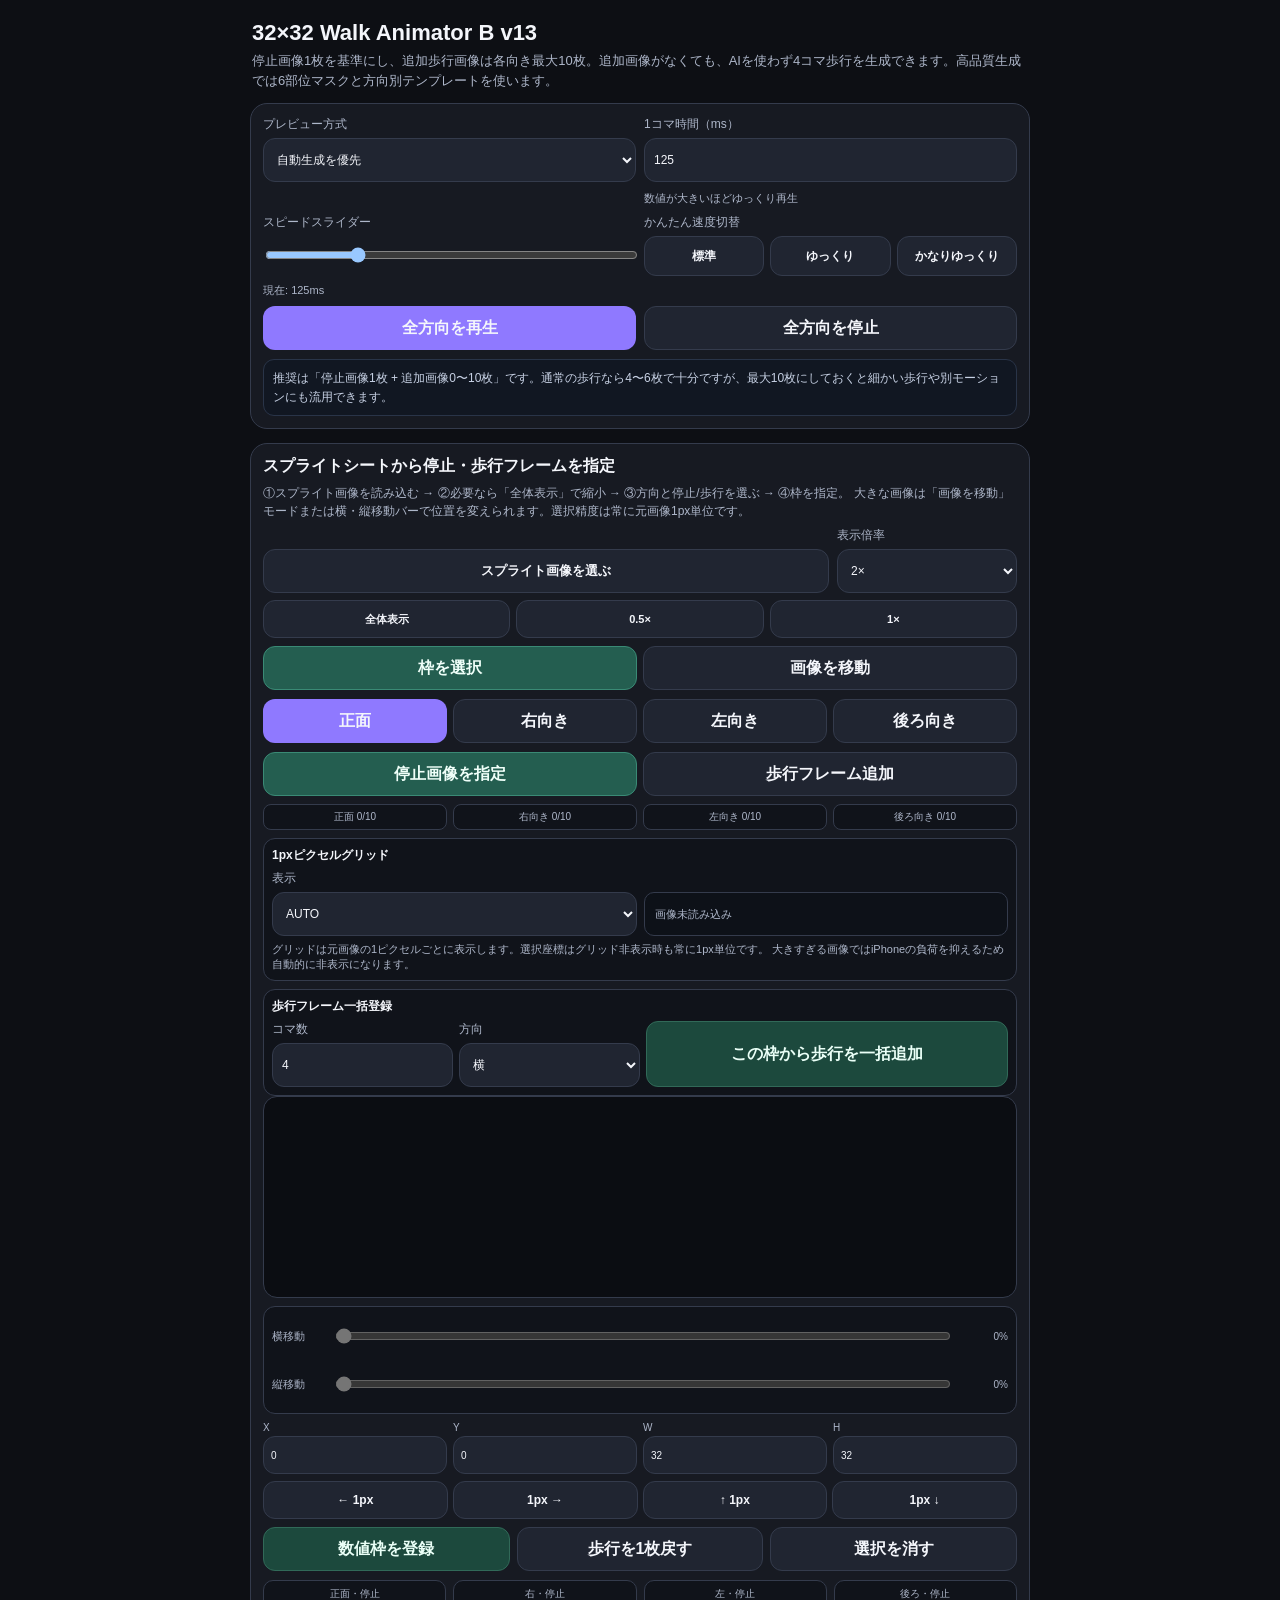
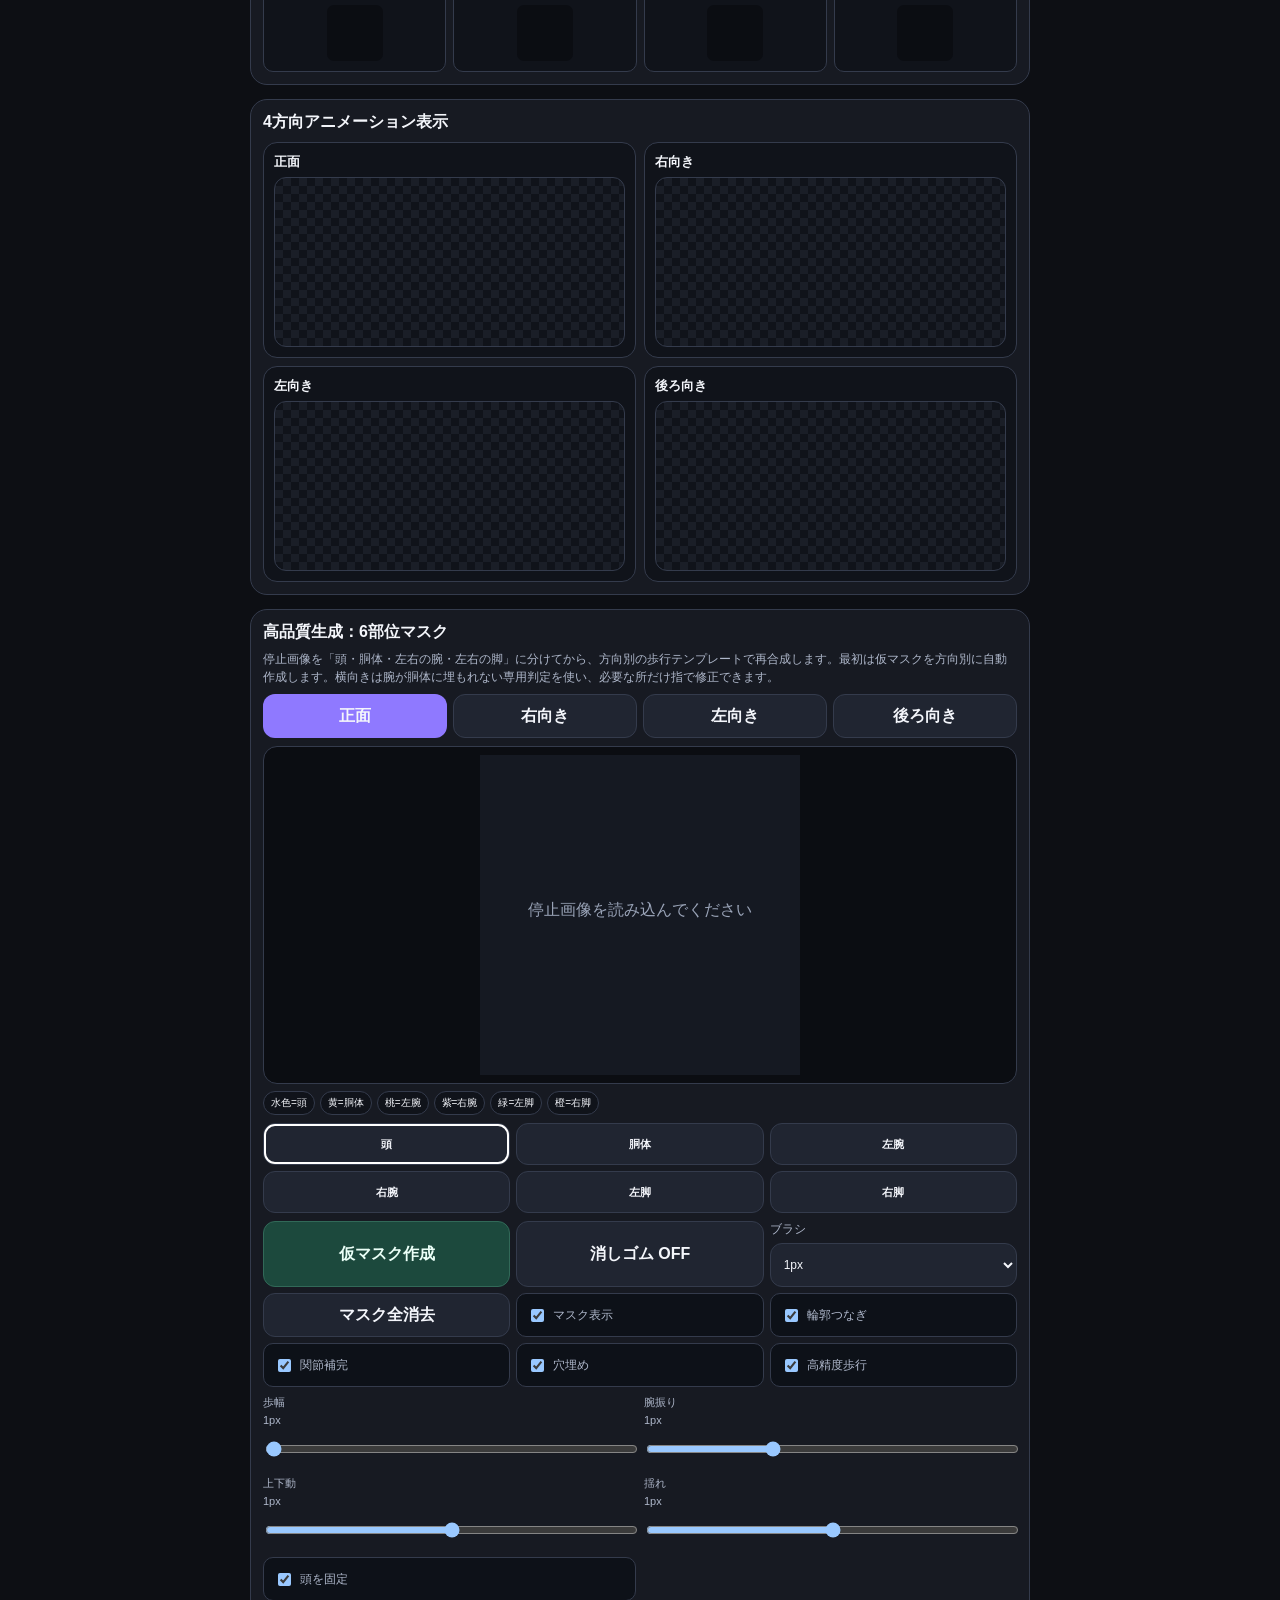
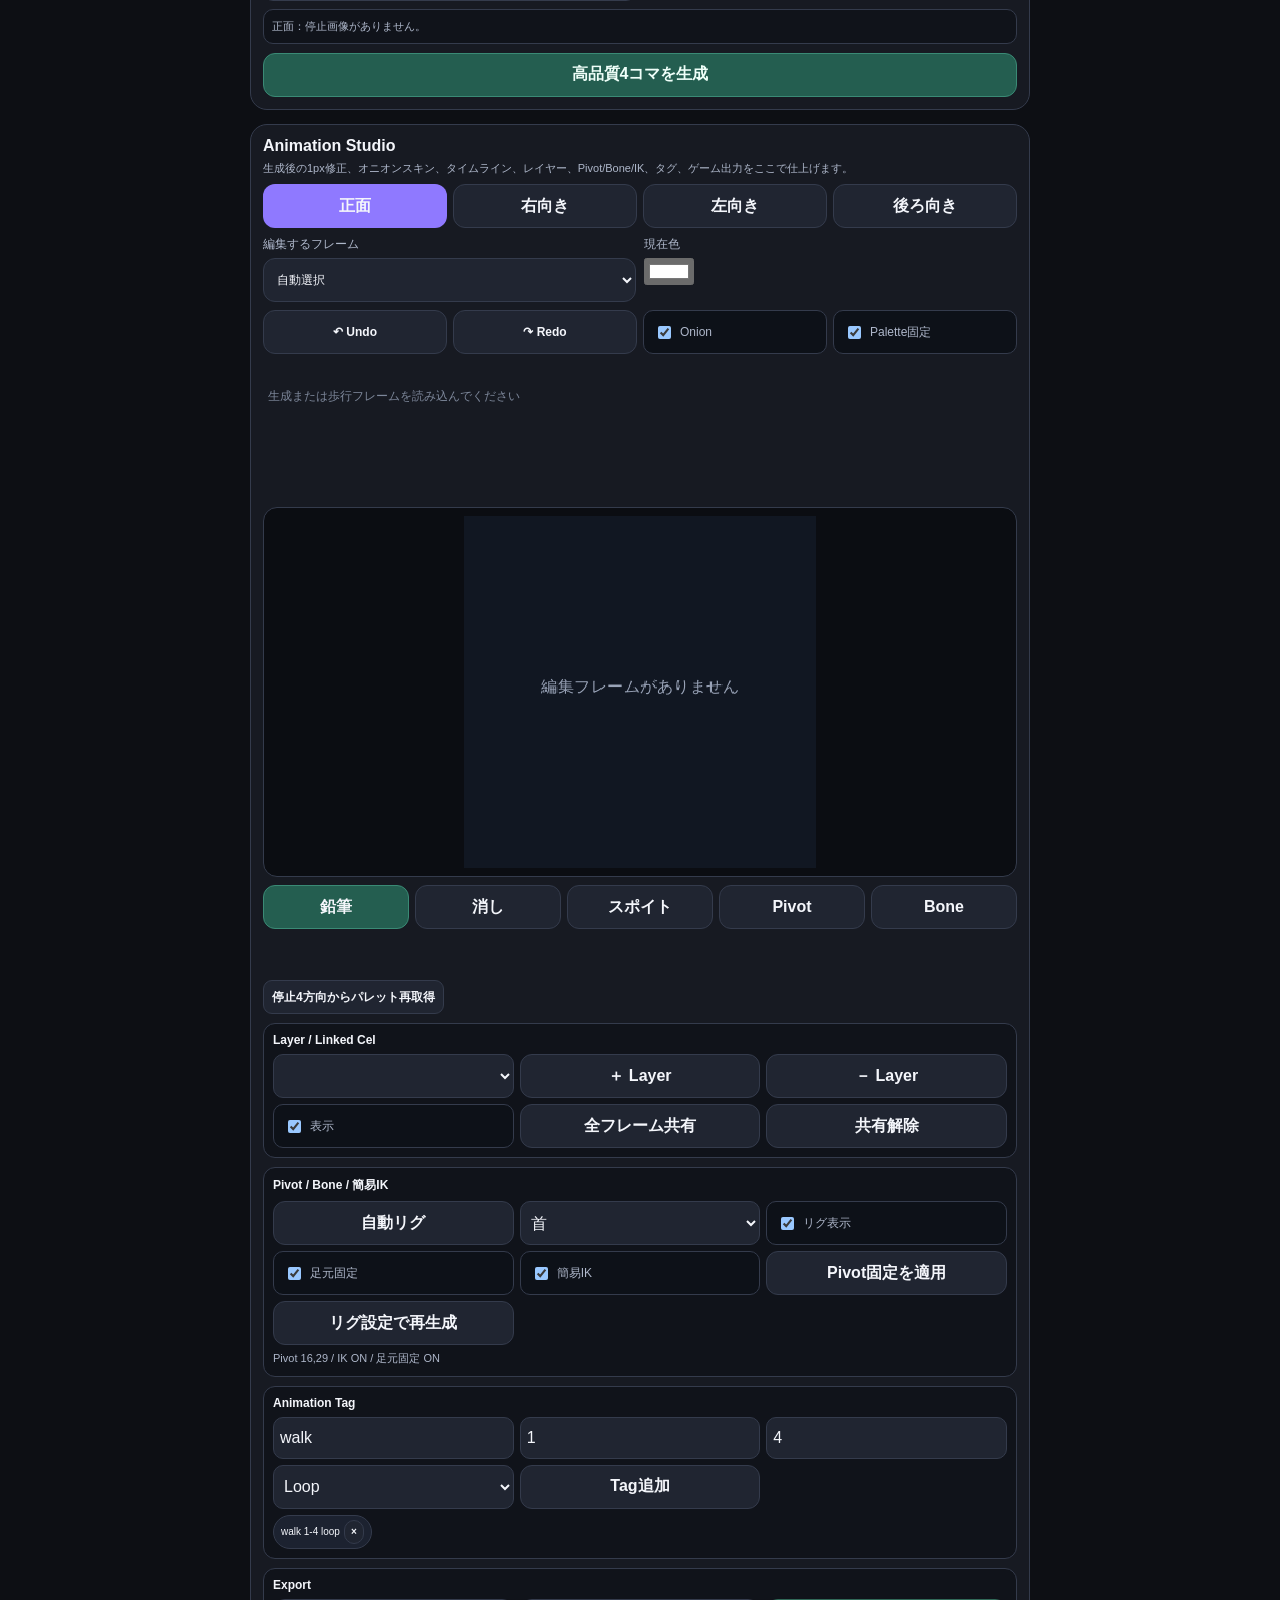
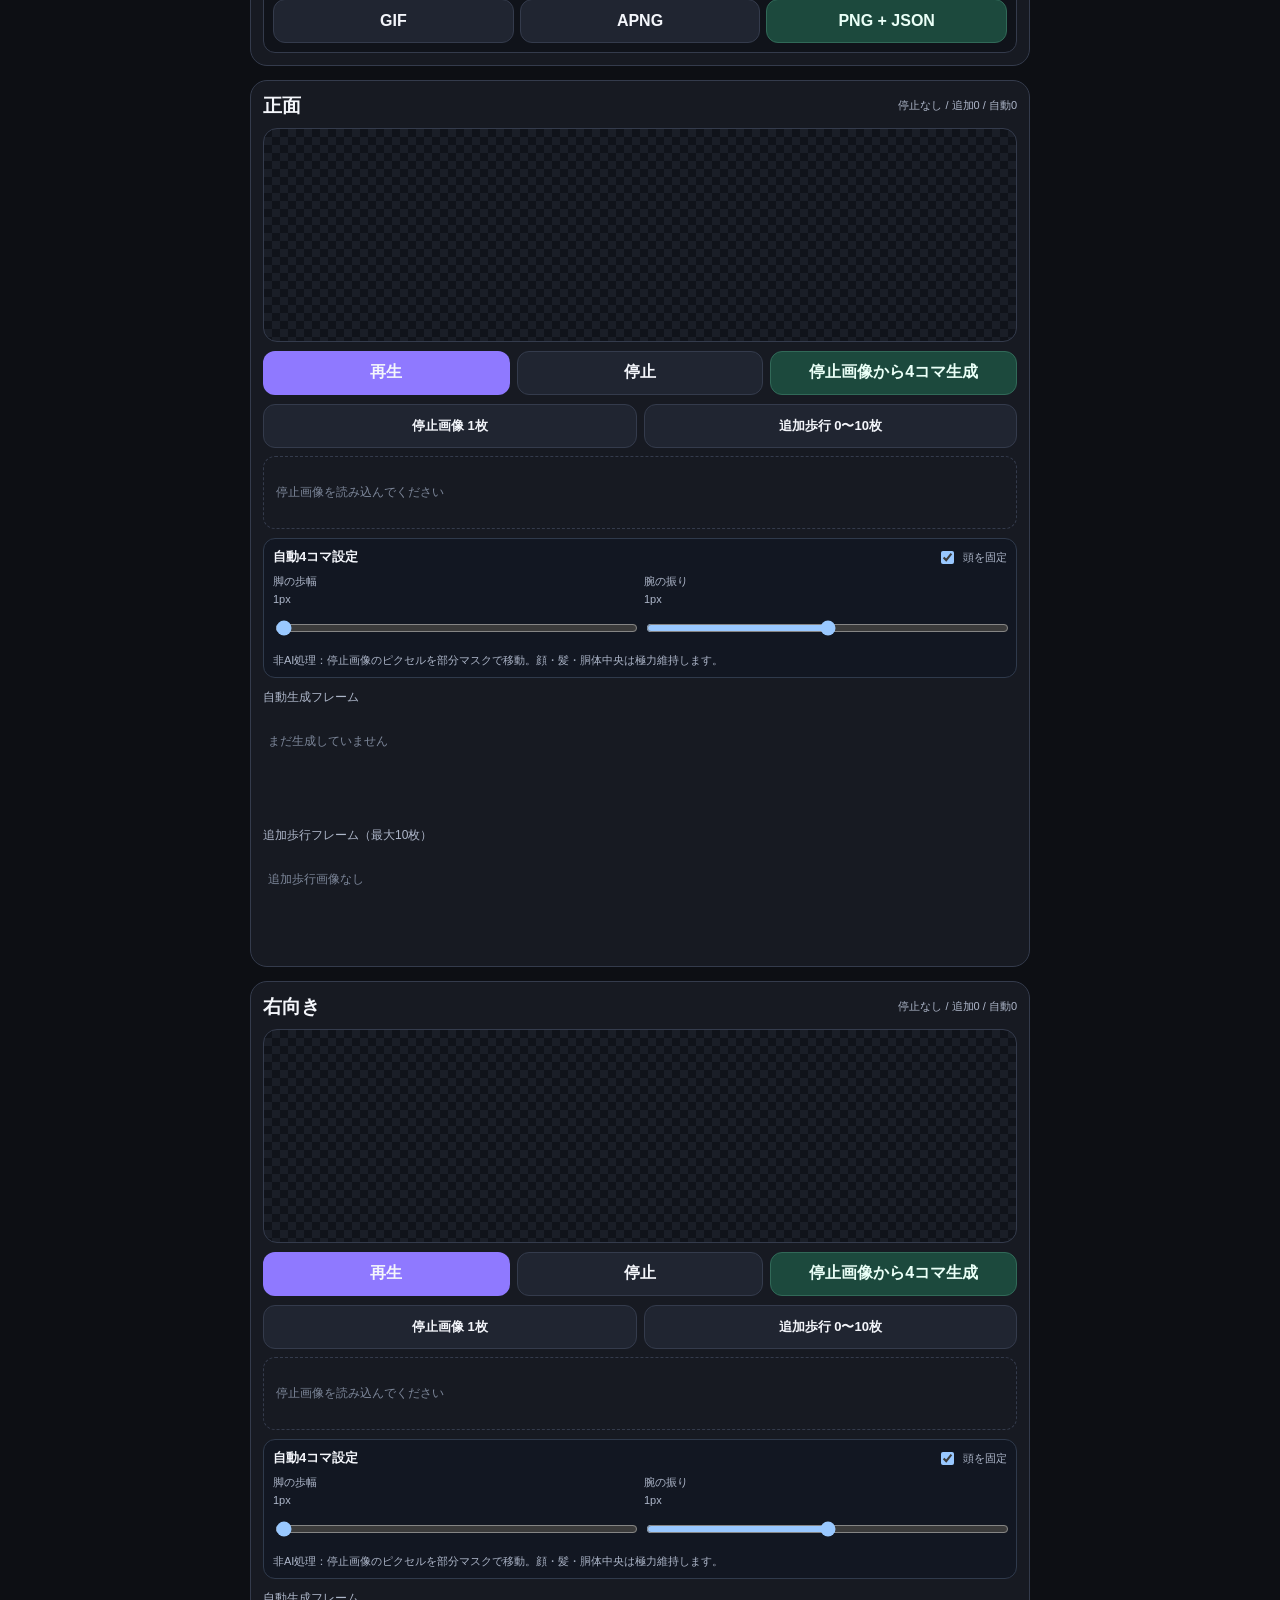
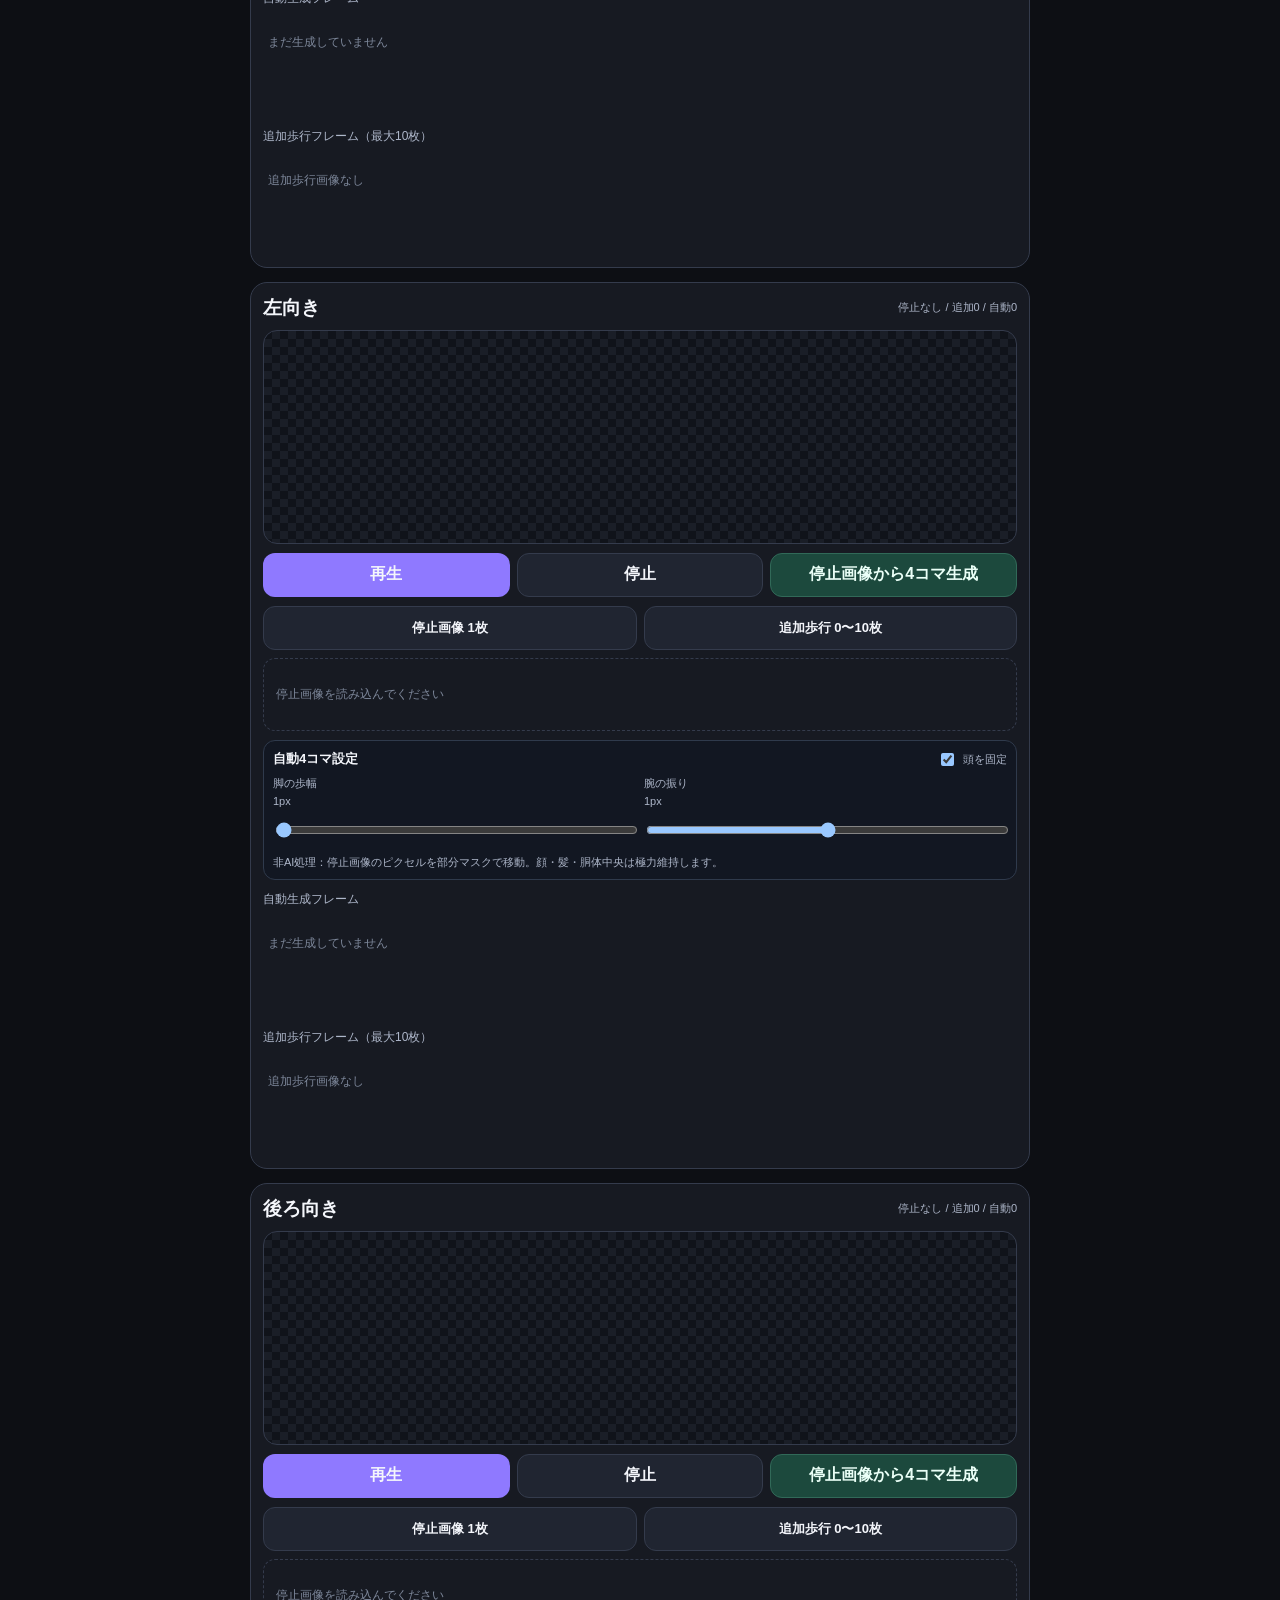
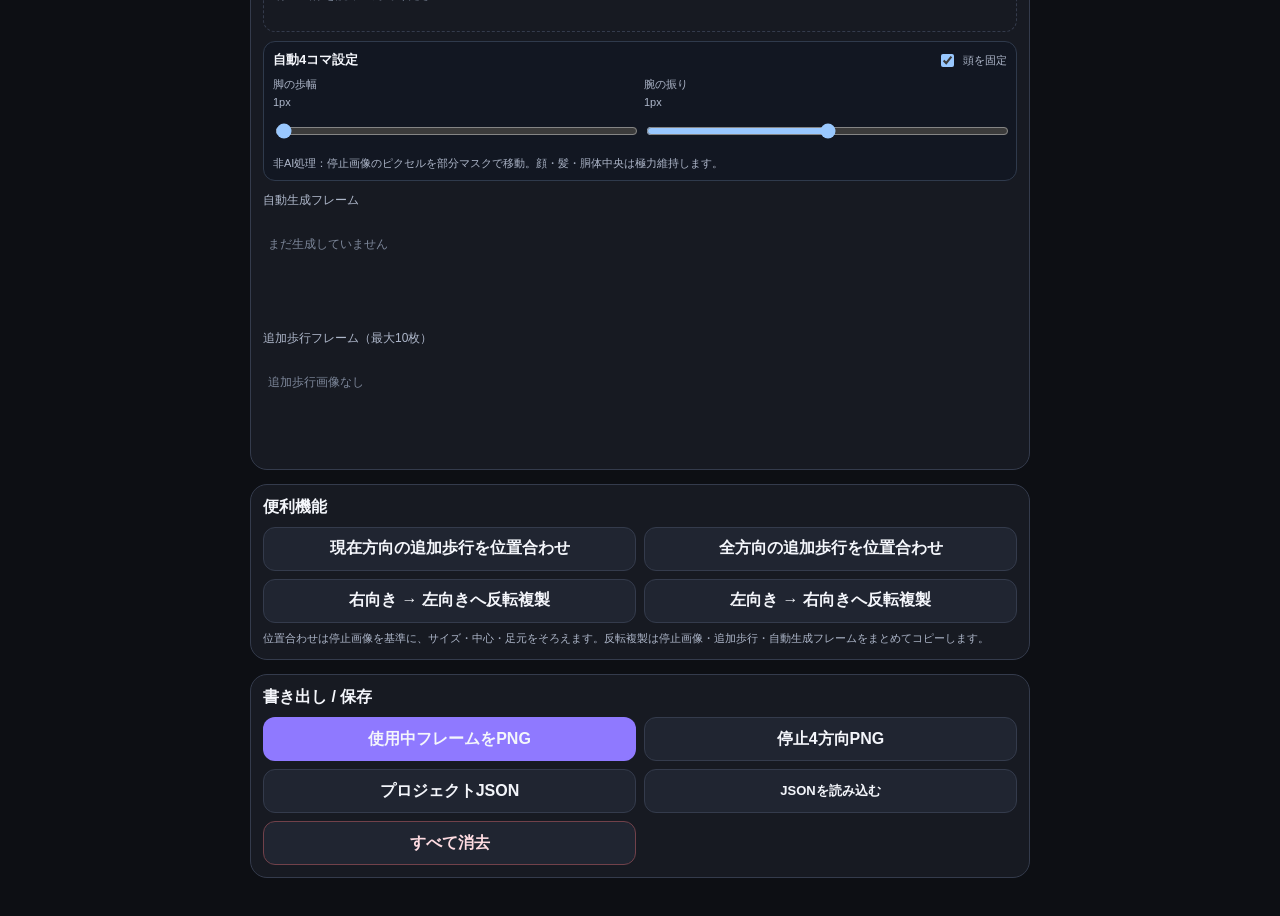
<file: index.html>
<!doctype html>
<html lang="ja">
<head>
<meta charset="utf-8">
<meta name="viewport" content="width=device-width,initial-scale=1,viewport-fit=cover,user-scalable=no">
<meta name="theme-color" content="#0d0f14">
<title>32×32 Walk Animator B v13</title>
<style>
:root{
  color-scheme:dark;
  --bg:#0d0f14;--panel:#171a22;--panel2:#202531;--line:#343b4c;
  --text:#f4f6fb;--sub:#aeb7ca;--accent:#8f79ff;--good:#65d9a5;
  --warn:#f1c86a;--danger:#ff7287;
}
*{box-sizing:border-box;-webkit-tap-highlight-color:transparent}
html,body{margin:0;background:var(--bg);color:var(--text);
  font-family:-apple-system,BlinkMacSystemFont,"Segoe UI",sans-serif}
body{padding:max(12px,env(safe-area-inset-top)) 12px max(24px,env(safe-area-inset-bottom))}
button,input,select{font:inherit}
button,.fileLabel,select,input[type=number],input[type=range]{
  min-height:44px;border:1px solid var(--line);border-radius:12px;background:var(--panel2);color:var(--text)
}
button{padding:10px 12px;font-weight:800}
button.primary{background:var(--accent);border-color:transparent}
button.good{background:#1c493d;border-color:#316958;color:#eafff7}
button.danger{color:#ffdce2;border-color:#71414a}
button.small{min-height:34px;padding:5px 8px;font-size:12px;border-radius:9px}
button:disabled{opacity:.35}
.wrap{max-width:780px;margin:0 auto}
header{padding:8px 2px 12px}
h1{font-size:22px;margin:0 0 5px}
.lead{font-size:13px;line-height:1.55;color:var(--sub);margin:0}
.panel,.direction{background:var(--panel);border:1px solid var(--line);border-radius:17px;padding:12px;margin-bottom:14px}
.grid2{display:grid;grid-template-columns:1fr 1fr;gap:8px}
.grid4{display:grid;grid-template-columns:repeat(4,1fr);gap:7px}
.label{display:flex;flex-direction:column;gap:5px;font-size:12px;color:var(--sub)}
input[type=number],select{width:100%;padding:8px 9px}
.notice{font-size:12px;line-height:1.55;color:#c7d1e4;background:#111722;border:1px solid #293448;border-radius:11px;padding:9px;margin-top:9px}
.dirHead{display:flex;justify-content:space-between;align-items:center;gap:8px;margin-bottom:9px}
.dirName{font-size:19px;font-weight:900}
.badge{font-size:11px;color:var(--sub)}
.previewWrap{display:flex;justify-content:center;align-items:center;min-height:214px;border:1px solid var(--line);border-radius:14px;overflow:hidden;
background:
linear-gradient(45deg,#1a1e27 25%,transparent 25%) 0 0/16px 16px,
linear-gradient(45deg,transparent 75%,#1a1e27 75%) 0 0/16px 16px,
linear-gradient(45deg,transparent 75%,#1a1e27 75%) 8px -8px/16px 16px,
linear-gradient(45deg,#1a1e27 25%,#10131a 25%) 8px -8px/16px 16px}
.preview{width:192px;height:192px;image-rendering:pixelated;image-rendering:crisp-edges}
.actions{display:grid;grid-template-columns:1fr 1fr 1fr;gap:7px;margin:9px 0}
.loaders{display:grid;grid-template-columns:1fr 1fr;gap:7px}
.fileLabel{display:flex;align-items:center;justify-content:center;text-align:center;padding:8px;font-size:13px;font-weight:850}
.fileLabel input{display:none}
.idleBox{display:flex;gap:8px;align-items:center;border:1px dashed var(--line);border-radius:12px;padding:7px;margin-top:8px;min-height:62px}
.idleThumb,.frameThumb{image-rendering:pixelated;image-rendering:crisp-edges;background:#0b0d12;border-radius:8px}
.idleThumb{width:48px;height:48px;flex:none}
.meta{min-width:0;flex:1}
.name{font-size:11px;color:var(--sub);white-space:nowrap;overflow:hidden;text-overflow:ellipsis}
.framesTitle{font-size:12px;color:var(--sub);margin:11px 0 6px}
.strip{display:flex;gap:7px;overflow-x:auto;padding:1px 0 7px;min-height:104px}
.card{flex:0 0 82px;background:#10131a;border:1px solid var(--line);border-radius:11px;padding:5px}
.card.generated{border-color:#375f55}
.thumbWrap{height:66px;display:flex;align-items:center;justify-content:center;background:#0b0d12;border-radius:8px}
.frameThumb{width:64px;height:64px}
.cardName{font-size:9px;color:var(--sub);white-space:nowrap;overflow:hidden;text-overflow:ellipsis;margin-top:3px}
.cardBtns{display:grid;grid-template-columns:1fr 1fr 1fr;gap:2px;margin-top:4px}
.cardBtns button{min-height:28px;padding:2px;font-size:11px;border-radius:7px}
.empty{font-size:12px;color:#7d879a;padding:20px 5px}
.autoBox{margin-top:9px;border:1px solid #2f3a4c;background:#121722;border-radius:12px;padding:9px}
.autoHead{display:flex;align-items:center;justify-content:space-between;gap:8px;margin-bottom:7px}
.autoTitle{font-size:13px;font-weight:850}
.toggle{display:flex;align-items:center;gap:6px;font-size:11px;color:var(--sub)}
.sliderRow{display:grid;grid-template-columns:1fr 1fr;gap:8px}
.sliderLabel{font-size:11px;color:var(--sub);display:flex;flex-direction:column;gap:4px}
input[type=range]{width:100%;padding:0;min-height:34px}
.exportGrid{display:grid;grid-template-columns:1fr 1fr;gap:8px}
.status{
 position:fixed;z-index:99;left:50%;bottom:max(16px,env(safe-area-inset-bottom));
 transform:translateX(-50%) translateY(16px);opacity:0;transition:.18s;
 background:#2b3140;color:#fff;border:1px solid #4a5367;border-radius:999px;
 padding:10px 14px;font-size:12px;pointer-events:none;text-align:center;max-width:90%
}
.status.show{opacity:1;transform:translateX(-50%) translateY(0)}
.modeLine{font-size:11px;color:var(--sub);margin-top:6px}
.speedBox{display:grid;grid-template-columns:1fr 1fr;gap:8px;margin-top:8px}
.speedPresets{display:grid;grid-template-columns:repeat(3,1fr);gap:6px}
.speedPresets button{min-height:40px;padding:8px 6px;font-size:12px}
.valueHint{font-size:11px;color:var(--sub);margin-top:4px}
.overviewGrid{display:grid;grid-template-columns:1fr 1fr;gap:8px}
.overviewCard{background:#10131a;border:1px solid var(--line);border-radius:14px;padding:10px}
.overviewTitle{font-size:13px;font-weight:900;margin-bottom:6px}
.overviewWrap{display:flex;justify-content:center;align-items:center;min-height:170px;border:1px solid var(--line);border-radius:12px;overflow:hidden;
background:
linear-gradient(45deg,#1a1e27 25%,transparent 25%) 0 0/16px 16px,
linear-gradient(45deg,transparent 75%,#1a1e27 75%) 0 0/16px 16px,
linear-gradient(45deg,transparent 75%,#1a1e27 75%) 8px -8px/16px 16px,
linear-gradient(45deg,#1a1e27 25%,#10131a 25%) 8px -8px/16px 16px}
.overviewCanvas{width:144px;height:144px;image-rendering:pixelated;image-rendering:crisp-edges}
.spritePickerPanel{background:var(--panel);border:1px solid var(--line);border-radius:17px;padding:12px;margin-bottom:14px}
.spritePickerTop{display:grid;grid-template-columns:1fr minmax(130px,180px);gap:8px;align-items:end}
.spriteNavModes{display:grid;grid-template-columns:1fr 1fr;gap:6px;margin-top:8px}
.spriteNavModes button.active{background:#245e50;border-color:#3a8a75;color:#effff9}
.scrollSliders{display:grid;grid-template-columns:1fr;gap:6px;margin-top:8px;padding:8px;background:#10131a;border:1px solid var(--line);border-radius:12px}
.scrollLine{display:grid;grid-template-columns:54px 1fr 52px;gap:7px;align-items:center}
.scrollLine .scrollName{font-size:11px;color:var(--sub)}
.scrollLine .scrollPct{font-size:10px;color:var(--sub);text-align:right}
.scrollLine input[type=range]{min-height:38px;width:100%}
.zoomQuick{display:grid;grid-template-columns:repeat(3,1fr);gap:6px;margin-top:7px}
.zoomQuick button{min-height:38px;padding:6px;font-size:11px}
.spriteDirButtons{display:grid;grid-template-columns:repeat(4,1fr);gap:6px;margin:9px 0}
.spriteDirButtons button.active{background:var(--accent);border-color:transparent}
.spriteModeButtons{display:grid;grid-template-columns:1fr 1fr;gap:6px;margin:8px 0}
.spriteModeButtons button.active{background:#245e50;border-color:#3a8a75;color:#effff9}
.spriteCounts{display:grid;grid-template-columns:repeat(4,1fr);gap:6px;margin-top:7px}
.spriteCount{font-size:10px;color:var(--sub);text-align:center;background:#10131a;border:1px solid var(--line);border-radius:8px;padding:5px 3px}
.spriteScroll{overflow:auto;max-height:56vh;border:1px solid var(--line);border-radius:14px;background:#0b0d12;padding:8px;touch-action:none;-webkit-overflow-scrolling:touch;overscroll-behavior:contain}
.spriteStage{position:relative;display:inline-block;min-width:100%;min-height:180px;text-align:left}
#spriteSheetCanvas{display:block;image-rendering:pixelated;image-rendering:crisp-edges;max-width:none;touch-action:none}
.spriteHint{font-size:12px;color:var(--sub);line-height:1.5;margin:7px 0}
.cropFields{display:grid;grid-template-columns:repeat(4,1fr);gap:6px;margin-top:8px}
.cropFields label{font-size:10px;color:var(--sub);display:flex;flex-direction:column;gap:3px}
.cropFields input{width:100%;min-height:38px;padding:6px 7px}
.spriteActions{display:grid;grid-template-columns:1fr 1fr 1fr;gap:7px;margin-top:8px}
.spriteMiniGrid{display:grid;grid-template-columns:repeat(4,1fr);gap:7px;margin-top:9px}
.spriteMini{background:#10131a;border:1px solid var(--line);border-radius:10px;padding:6px;text-align:center}
.spriteMini canvas{width:56px;height:56px;image-rendering:pixelated;image-rendering:crisp-edges;background:#0b0d12;border-radius:7px}
.spriteMini .miniLabel{font-size:10px;color:var(--sub);margin-bottom:4px}

.toolMiniPanel{margin-top:8px;background:#10131a;border:1px solid var(--line);border-radius:12px;padding:8px}
.toolMiniTitle{font-size:12px;font-weight:850;margin-bottom:6px}
.grid3{display:grid;grid-template-columns:1fr 1fr 2fr;gap:6px}
.pixelGridRow{display:grid;grid-template-columns:1fr 1fr;gap:7px;align-items:end}
.pixelGridStatus{min-height:44px;display:flex;align-items:center;padding:8px 10px;border:1px solid var(--line);border-radius:10px;background:#0d1118;color:var(--sub);font-size:11px;line-height:1.45}
.nudgeGrid{display:grid;grid-template-columns:repeat(4,1fr);gap:5px;margin-top:7px}
.nudgeGrid button{min-height:38px;padding:6px;font-size:12px}
.checkLabel{display:flex;align-items:center;gap:6px;font-size:12px;color:var(--sub);background:#0d1118;border:1px solid var(--line);border-radius:10px;padding:8px 10px;min-height:44px}
.spriteCanvasHint{font-size:11px;color:var(--sub);margin-top:6px}
.quickTools{display:grid;grid-template-columns:1fr 1fr;gap:8px}
.smallNotice{font-size:11px;color:var(--sub);line-height:1.55;margin-top:7px}

.hqPanel{background:var(--panel);border:1px solid var(--line);border-radius:17px;padding:12px;margin-bottom:14px}
.hqTop{display:grid;grid-template-columns:repeat(4,1fr);gap:6px;margin:8px 0}
.hqTop button.active{background:var(--accent);border-color:transparent}
.hqEditorWrap{display:flex;justify-content:center;align-items:center;background:#0b0d12;border:1px solid var(--line);border-radius:14px;padding:8px;overflow:hidden}
#hqMaskCanvas{display:block;width:min(100%,320px);height:auto;aspect-ratio:1/1;image-rendering:pixelated;image-rendering:crisp-edges;touch-action:none;background:#0b0d12}
.hqParts{display:grid;grid-template-columns:repeat(3,1fr);gap:6px;margin-top:8px}
.hqParts button{min-height:42px;padding:7px 5px;font-size:11px}
.hqParts button.active{outline:2px solid #fff;outline-offset:-3px}
.hqTools{display:grid;grid-template-columns:1fr 1fr 1fr;gap:6px;margin-top:8px}
.hqSettings{display:grid;grid-template-columns:1fr 1fr;gap:8px;margin-top:8px}
.hqStatus{font-size:11px;color:var(--sub);line-height:1.5;background:#10131a;border:1px solid var(--line);border-radius:10px;padding:8px;margin-top:8px}
.hqStatus.warn{border-color:#7d6634;color:#ffe3a0}
.hqLegend{display:flex;flex-wrap:wrap;gap:5px;margin-top:7px}
.hqLegend span{font-size:10px;padding:4px 7px;border:1px solid var(--line);border-radius:999px;background:#10131a}
.hqPrimary{width:100%;margin-top:9px;background:#245e50;border-color:#3a8a75;color:#effff9}

/* v13 Animation Studio */
.studioPanel{background:var(--panel);border:1px solid var(--line);border-radius:17px;padding:12px;margin-bottom:14px}
.studioTop{display:grid;grid-template-columns:1fr 1fr;gap:8px}
.studioDir{display:grid;grid-template-columns:repeat(4,1fr);gap:6px;margin:8px 0}
.studioDir button.active{background:var(--accent);border-color:transparent}
.studioActions{display:grid;grid-template-columns:repeat(4,1fr);gap:6px;margin:8px 0}
.studioActions button{font-size:12px;padding:7px}
.studioTimeline{display:flex;gap:7px;overflow-x:auto;padding:6px 0 8px;min-height:145px}
.studioFrame{flex:0 0 94px;background:#10131a;border:1px solid var(--line);border-radius:11px;padding:5px}
.studioFrame.active{border-color:#fff;box-shadow:0 0 0 1px #fff inset}
.studioFrame canvas{display:block;width:80px;height:80px;margin:auto;image-rendering:pixelated;image-rendering:crisp-edges;background:#090b10;border-radius:7px}
.studioFrame input{width:100%;min-height:32px;border-radius:7px;padding:3px;font-size:11px;margin-top:4px}
.studioFrameBtns{display:grid;grid-template-columns:repeat(4,1fr);gap:2px;margin-top:4px}
.studioFrameBtns button{min-height:27px;padding:2px;font-size:10px;border-radius:6px}
.studioEditorWrap{display:flex;justify-content:center;overflow:auto;background:#0b0d12;border:1px solid var(--line);border-radius:14px;padding:8px}
#studioCanvas{width:min(82vw,352px);height:min(82vw,352px);max-width:352px;max-height:352px;image-rendering:pixelated;image-rendering:crisp-edges;touch-action:none;background:#0b0d12}
.studioTools{display:grid;grid-template-columns:repeat(5,1fr);gap:6px;margin:8px 0}
.studioTools button.active{background:#245e50;border-color:#3a8a75}
.paletteRow{display:flex;gap:5px;overflow-x:auto;padding:5px 0;min-height:43px}
.paletteSwatch{flex:0 0 34px;width:34px;height:34px;min-height:34px;border-radius:8px;border:2px solid #40495b;padding:0}
.paletteSwatch.active{border-color:#fff}
.layerRow,.rigRow,.tagRow,.studioExport{display:grid;grid-template-columns:repeat(3,1fr);gap:6px;margin-top:7px}
.layerRow select,.rigRow select,.tagRow input,.tagRow select{width:100%;min-height:42px;border:1px solid var(--line);border-radius:10px;background:var(--panel2);color:var(--text);padding:6px}
.studioSub{background:#10131a;border:1px solid var(--line);border-radius:12px;padding:9px;margin-top:9px}
.studioSubTitle{font-size:12px;font-weight:900;margin-bottom:6px}
.tagList{display:flex;flex-wrap:wrap;gap:5px;margin-top:6px}
.tagChip{display:flex;align-items:center;gap:4px;background:#1c2230;border:1px solid var(--line);border-radius:999px;padding:4px 7px;font-size:10px}
.tagChip button{min-height:24px;padding:1px 6px;font-size:10px;border-radius:999px}
.studioHint{font-size:11px;color:var(--sub);line-height:1.5;margin-top:5px}
@media(max-width:520px){
 .studioTop{grid-template-columns:1fr}
 .studioActions{grid-template-columns:1fr 1fr}
 .studioTools{grid-template-columns:repeat(3,1fr)}
 .layerRow,.rigRow,.tagRow,.studioExport{grid-template-columns:1fr 1fr}
}

@media(max-width:480px){
 .hqParts{grid-template-columns:1fr 1fr}
 .hqTools{grid-template-columns:1fr 1fr}
 .hqSettings{grid-template-columns:1fr}
}
@media(max-width:480px){
  .grid3{grid-template-columns:1fr}
  .pixelGridRow{grid-template-columns:1fr}
  .quickTools{grid-template-columns:1fr}
}
@media(max-width:480px){
  .actions{grid-template-columns:1fr 1fr}
  .actions .wide{grid-column:1/-1}
  .preview{width:176px;height:176px}
  .previewWrap{min-height:196px}
  .grid4{grid-template-columns:1fr 1fr}
}
</style>
</head>
<body>
<div class="wrap">
<header>
  <h1>32×32 Walk Animator B v13</h1>
  <p class="lead">停止画像1枚を基準にし、追加歩行画像は各向き最大10枚。追加画像がなくても、AIを使わず4コマ歩行を生成できます。高品質生成では6部位マスクと方向別テンプレートを使います。</p>
</header>

<section class="panel">
  <div class="grid2">
    <label class="label">プレビュー方式
      <select id="playMode">
        <option value="auto">自動生成を優先</option>
        <option value="loaded">追加歩行画像を優先</option>
      </select>
    </label>
    <label class="label">1コマ時間（ms）
      <input id="duration" type="number" min="40" max="1000" step="5" value="125">
      <div class="valueHint">数値が大きいほどゆっくり再生</div>
    </label>
  </div>
  <div class="speedBox">
    <label class="label">スピードスライダー
      <input id="speedRange" type="range" min="40" max="400" step="5" value="125">
      <div class="valueHint">現在: <span id="speedLabel">125ms</span></div>
    </label>
    <div class="label">かんたん速度切替
      <div class="speedPresets">
        <button id="speedNormal" type="button">標準</button>
        <button id="speedSlow" type="button">ゆっくり</button>
        <button id="speedVerySlow" type="button">かなりゆっくり</button>
      </div>
    </div>
  </div>
  <div class="grid2" style="margin-top:8px">
    <button id="playAll" class="primary">全方向を再生</button>
    <button id="stopAll">全方向を停止</button>
  </div>
  <div class="notice">
    推奨は「停止画像1枚 + 追加画像0〜10枚」です。通常の歩行なら4〜6枚で十分ですが、最大10枚にしておくと細かい歩行や別モーションにも流用できます。
  </div>
</section>

<section class="spritePickerPanel">
  <div style="font-weight:900;margin-bottom:4px">スプライトシートから停止・歩行フレームを指定</div>
  <div class="spriteHint">
    ①スプライト画像を読み込む → ②必要なら「全体表示」で縮小 → ③方向と停止/歩行を選ぶ → ④枠を指定。
    大きな画像は「画像を移動」モードまたは横・縦移動バーで位置を変えられます。選択精度は常に元画像1px単位です。
  </div>

  <div class="spritePickerTop">
    <label class="fileLabel">スプライト画像を選ぶ
      <input id="spriteSheetInput" type="file" accept="image/png,image/webp,image/jpeg">
    </label>
    <label class="label">表示倍率
      <select id="spriteZoom">
        <option value="fit">画面に合わせる</option>
        <option value="0.125">0.125×</option>
        <option value="0.25">0.25×</option>
        <option value="0.5">0.5×</option>
        <option value="0.75">0.75×</option>
        <option value="1">1×</option>
        <option value="1.5">1.5×</option>
        <option value="2" selected>2×</option>
        <option value="3">3×</option>
        <option value="4">4×</option>
        <option value="6">6×</option>
        <option value="8">8×</option>
      </select>
    </label>
  </div>

  <div class="zoomQuick">
    <button id="zoomFit" type="button">全体表示</button>
    <button id="zoomHalf" type="button">0.5×</button>
    <button id="zoomOne" type="button">1×</button>
  </div>

  <div class="spriteNavModes">
    <button type="button" class="active" data-nav-mode="select">枠を選択</button>
    <button type="button" data-nav-mode="pan">画像を移動</button>
  </div>

  <div class="spriteDirButtons">
    <button type="button" class="active" data-sprite-dir="front">正面</button>
    <button type="button" data-sprite-dir="right">右向き</button>
    <button type="button" data-sprite-dir="left">左向き</button>
    <button type="button" data-sprite-dir="back">後ろ向き</button>
  </div>

  <div class="spriteModeButtons">
    <button type="button" class="active" data-sprite-mode="idle">停止画像を指定</button>
    <button type="button" data-sprite-mode="walk">歩行フレーム追加</button>
  </div>

  <div class="spriteCounts">
    <div class="spriteCount" id="spriteCount-front">正面 0/10</div>
    <div class="spriteCount" id="spriteCount-right">右 0/10</div>
    <div class="spriteCount" id="spriteCount-left">左 0/10</div>
    <div class="spriteCount" id="spriteCount-back">後ろ 0/10</div>
  </div>

  <div class="toolMiniPanel">
    <div class="toolMiniTitle">1pxピクセルグリッド</div>
    <div class="pixelGridRow">
      <label class="label">表示
        <select id="pixelGridMode">
          <option value="auto" selected>AUTO</option>
          <option value="on">ON</option>
          <option value="off">OFF</option>
        </select>
      </label>
      <div id="pixelGridStatus" class="pixelGridStatus">AUTO：画像サイズと表示倍率に応じて表示します</div>
    </div>
    <div class="spriteCanvasHint">
      グリッドは元画像の1ピクセルごとに表示します。選択座標はグリッド非表示時も常に1px単位です。
      大きすぎる画像ではiPhoneの負荷を抑えるため自動的に非表示になります。
    </div>
  </div>

  <div class="toolMiniPanel">
    <div class="toolMiniTitle">歩行フレーム一括登録</div>
    <div class="grid3">
      <label class="label">コマ数<input id="bulkCount" type="number" min="1" max="10" value="4"></label>
      <label class="label">方向<select id="bulkAxis"><option value="x">横</option><option value="y">縦</option></select></label>
      <button id="bulkRegister" type="button" class="good">この枠から歩行を一括追加</button>
    </div>
  </div>

  <div class="spriteScroll" id="spriteScroll">
    <div class="spriteStage">
      <canvas id="spriteSheetCanvas" width="1" height="1"></canvas>
    </div>
  </div>

  <div class="scrollSliders">
    <div class="scrollLine">
      <div class="scrollName">横移動</div>
      <input id="spriteScrollX" type="range" min="0" max="0" value="0" step="1">
      <div id="spriteScrollXValue" class="scrollPct">0%</div>
    </div>
    <div class="scrollLine">
      <div class="scrollName">縦移動</div>
      <input id="spriteScrollY" type="range" min="0" max="0" value="0" step="1">
      <div id="spriteScrollYValue" class="scrollPct">0%</div>
    </div>
  </div>

  <div class="cropFields">
    <label>X<input id="cropX" type="number" min="0" value="0"></label>
    <label>Y<input id="cropY" type="number" min="0" value="0"></label>
    <label>W<input id="cropW" type="number" min="1" value="32"></label>
    <label>H<input id="cropH" type="number" min="1" value="32"></label>
  </div>
  <div class="nudgeGrid">
    <button type="button" data-nudge="x-" aria-label="左へ1px">← 1px</button>
    <button type="button" data-nudge="x+" aria-label="右へ1px">1px →</button>
    <button type="button" data-nudge="y-" aria-label="上へ1px">↑ 1px</button>
    <button type="button" data-nudge="y+" aria-label="下へ1px">1px ↓</button>
  </div>

  <div class="spriteActions">
    <button id="applyCrop" type="button" class="good">数値枠を登録</button>
    <button id="undoSpriteWalk" type="button">歩行を1枚戻す</button>
    <button id="clearSpriteSelection" type="button">選択を消す</button>
  </div>

  <div class="spriteMiniGrid">
    <div class="spriteMini"><div class="miniLabel">正面・停止</div><canvas id="spriteMini-front" width="32" height="32"></canvas></div>
    <div class="spriteMini"><div class="miniLabel">右・停止</div><canvas id="spriteMini-right" width="32" height="32"></canvas></div>
    <div class="spriteMini"><div class="miniLabel">左・停止</div><canvas id="spriteMini-left" width="32" height="32"></canvas></div>
    <div class="spriteMini"><div class="miniLabel">後ろ・停止</div><canvas id="spriteMini-back" width="32" height="32"></canvas></div>
  </div>
</section>

<section class="panel">
  <div style="font-weight:900;margin-bottom:9px">4方向アニメーション表示</div>
  <div class="overviewGrid">
    <div class="overviewCard">
      <div class="overviewTitle">正面</div>
      <div class="overviewWrap"><canvas id="overview-front" class="overviewCanvas" width="32" height="32"></canvas></div>
    </div>
    <div class="overviewCard">
      <div class="overviewTitle">右向き</div>
      <div class="overviewWrap"><canvas id="overview-right" class="overviewCanvas" width="32" height="32"></canvas></div>
    </div>
    <div class="overviewCard">
      <div class="overviewTitle">左向き</div>
      <div class="overviewWrap"><canvas id="overview-left" class="overviewCanvas" width="32" height="32"></canvas></div>
    </div>
    <div class="overviewCard">
      <div class="overviewTitle">後ろ向き</div>
      <div class="overviewWrap"><canvas id="overview-back" class="overviewCanvas" width="32" height="32"></canvas></div>
    </div>
  </div>
</section>


<section class="hqPanel">
  <div style="font-weight:900;margin-bottom:4px">高品質生成：6部位マスク</div>
  <div class="spriteHint">停止画像を「頭・胴体・左右の腕・左右の脚」に分けてから、方向別の歩行テンプレートで再合成します。最初は仮マスクを方向別に自動作成します。横向きは腕が胴体に埋もれない専用判定を使い、必要な所だけ指で修正できます。</div>

  <div class="hqTop">
    <button type="button" class="active" data-hq-dir="front">正面</button>
    <button type="button" data-hq-dir="right">右向き</button>
    <button type="button" data-hq-dir="left">左向き</button>
    <button type="button" data-hq-dir="back">後ろ向き</button>
  </div>

  <div class="hqEditorWrap"><canvas id="hqMaskCanvas" width="320" height="320"></canvas></div>

  <div class="hqLegend">
    <span>水色=頭</span><span>黄=胴体</span><span>桃=左腕</span><span>紫=右腕</span><span>緑=左脚</span><span>橙=右脚</span>
  </div>

  <div class="hqParts">
    <button type="button" class="active" data-hq-part="1">頭</button>
    <button type="button" data-hq-part="2">胴体</button>
    <button type="button" data-hq-part="3">左腕</button>
    <button type="button" data-hq-part="4">右腕</button>
    <button type="button" data-hq-part="5">左脚</button>
    <button type="button" data-hq-part="6">右脚</button>
  </div>

  <div class="hqTools">
    <button id="hqAutoMask" type="button" class="good">仮マスク作成</button>
    <button id="hqErase" type="button">消しゴム OFF</button>
    <label class="label">ブラシ
      <select id="hqBrush"><option value="1">1px</option><option value="2">2px</option><option value="3">3px</option></select>
    </label>
    <button id="hqClearMask" type="button">マスク全消去</button>
    <label class="checkLabel"><input id="hqShowMask" type="checkbox" checked> マスク表示</label>
    <label class="checkLabel"><input id="hqOutlineRepair" type="checkbox" checked> 輪郭つなぎ</label>
    <label class="checkLabel"><input id="hqSeamRepair" type="checkbox" checked> 関節補完</label>
    <label class="checkLabel"><input id="hqHoleFill" type="checkbox" checked> 穴埋め</label>
    <label class="checkLabel"><input id="hqSmartMotion" type="checkbox" checked> 高精度歩行</label>
  </div>

  <div class="hqSettings">
    <label class="sliderLabel">歩幅 <span id="hqStepValue">1px</span>
      <input id="hqStep" type="range" min="1" max="3" step="1" value="1">
    </label>
    <label class="sliderLabel">腕振り <span id="hqArmValue">1px</span>
      <input id="hqArm" type="range" min="0" max="3" step="1" value="1">
    </label>
    <label class="sliderLabel">上下動 <span id="hqBobValue">1px</span>
      <input id="hqBob" type="range" min="0" max="2" step="1" value="1">
    </label>
    <label class="sliderLabel">揺れ <span id="hqSwayValue">1px</span>
      <input id="hqSway" type="range" min="0" max="2" step="1" value="1">
    </label>
    <label class="checkLabel"><input id="hqHeadLock" type="checkbox" checked> 頭を固定</label>
  </div>

  <div id="hqStatus" class="hqStatus">停止画像を読み込むと編集できます。</div>
  <button id="hqGenerate" type="button" class="hqPrimary">高品質4コマを生成</button>
</section>

<section class="studioPanel" id="studioPanel">
  <div style="font-weight:900;margin-bottom:4px">Animation Studio</div>
  <div class="studioHint">生成後の1px修正、オニオンスキン、タイムライン、レイヤー、Pivot/Bone/IK、タグ、ゲーム出力をここで仕上げます。</div>
  <div class="studioDir">
    <button data-studio-dir="front" class="active">正面</button><button data-studio-dir="right">右向き</button><button data-studio-dir="left">左向き</button><button data-studio-dir="back">後ろ向き</button>
  </div>
  <div class="studioTop">
    <label class="label">編集するフレーム<select id="studioSource"><option value="auto">自動選択</option><option value="generated">自動生成</option><option value="extras">追加歩行</option></select></label>
    <label class="label">現在色<input id="studioColor" type="color" value="#ffffff"></label>
  </div>
  <div class="studioActions">
    <button id="studioUndo">↶ Undo</button><button id="studioRedo">↷ Redo</button>
    <label class="checkLabel"><input id="studioOnion" type="checkbox" checked> Onion</label>
    <label class="checkLabel"><input id="studioPaletteLock" type="checkbox" checked> Palette固定</label>
  </div>
  <div id="studioTimeline" class="studioTimeline"><div class="empty">生成または歩行フレームを読み込んでください</div></div>
  <div class="studioEditorWrap"><canvas id="studioCanvas" width="320" height="320"></canvas></div>
  <div class="studioTools">
    <button data-studio-tool="pencil" class="active">鉛筆</button><button data-studio-tool="erase">消し</button><button data-studio-tool="eyedrop">スポイト</button><button data-studio-tool="pivot">Pivot</button><button data-studio-tool="bone">Bone</button>
  </div>
  <div class="paletteRow" id="studioPalette"></div>
  <button id="studioRefreshPalette" class="small">停止4方向からパレット再取得</button>

  <div class="studioSub">
    <div class="studioSubTitle">Layer / Linked Cel</div>
    <div class="layerRow">
      <select id="studioLayer"></select><button id="studioAddLayer">＋ Layer</button><button id="studioDeleteLayer">－ Layer</button>
      <label class="checkLabel"><input id="studioLayerVisible" type="checkbox" checked> 表示</label><button id="studioLinkLayer">全フレーム共有</button><button id="studioUnlinkLayer">共有解除</button>
    </div>
  </div>

  <div class="studioSub">
    <div class="studioSubTitle">Pivot / Bone / 簡易IK</div>
    <div class="rigRow">
      <button id="studioAutoRig">自動リグ</button>
      <select id="studioBone"><option value="neck">首</option><option value="leftShoulder">左肩</option><option value="rightShoulder">右肩</option><option value="leftHip">左腰</option><option value="rightHip">右腰</option><option value="leftFoot">左足</option><option value="rightFoot">右足</option></select>
      <label class="checkLabel"><input id="studioShowRig" type="checkbox" checked> リグ表示</label>
      <label class="checkLabel"><input id="studioPivotLock" type="checkbox" checked> 足元固定</label>
      <label class="checkLabel"><input id="studioIK" type="checkbox" checked> 簡易IK</label>
      <button id="studioApplyPivot">Pivot固定を適用</button>
      <button id="studioRigRegenerate">リグ設定で再生成</button>
    </div>
    <div id="studioRigStatus" class="studioHint">Pivotは停止画像から自動設定できます。</div>
  </div>

  <div class="studioSub">
    <div class="studioSubTitle">Animation Tag</div>
    <div class="tagRow">
      <input id="studioTagName" value="walk" placeholder="walk / run / attack">
      <input id="studioTagStart" type="number" min="1" value="1">
      <input id="studioTagEnd" type="number" min="1" value="4">
      <select id="studioTagMode"><option value="loop">Loop</option><option value="pingpong">Ping-pong</option><option value="once">Once</option><option value="reverse">Reverse</option></select>
      <button id="studioAddTag">Tag追加</button>
    </div>
    <div id="studioTags" class="tagList"></div>
  </div>

  <div class="studioSub">
    <div class="studioSubTitle">Export</div>
    <div class="studioExport">
      <button id="studioExportGIF">GIF</button><button id="studioExportAPNG">APNG</button><button id="studioExportGame" class="good">PNG + JSON</button>
    </div>
  </div>
</section>

<div id="directions"></div>

<section class="panel">
  <div style="font-weight:900;margin-bottom:9px">便利機能</div>
  <div class="quickTools">
    <button id="alignCurrent">現在方向の追加歩行を位置合わせ</button>
    <button id="alignAll">全方向の追加歩行を位置合わせ</button>
    <button id="flipRightToLeft">右向き → 左向きへ反転複製</button>
    <button id="flipLeftToRight">左向き → 右向きへ反転複製</button>
  </div>
  <div class="smallNotice">位置合わせは停止画像を基準に、サイズ・中心・足元をそろえます。反転複製は停止画像・追加歩行・自動生成フレームをまとめてコピーします。</div>
</section>

<section class="panel">
  <div style="font-weight:900;margin-bottom:9px">書き出し / 保存</div>
  <div class="exportGrid">
    <button id="exportActive" class="primary">使用中フレームをPNG</button>
    <button id="exportIdle">停止4方向PNG</button>
    <button id="saveProject">プロジェクトJSON</button>
    <label class="fileLabel">JSONを読み込む<input id="loadProject" type="file" accept=".json,application/json"></label>
    <button id="clearAll" class="danger">すべて消去</button>
  </div>
</section>
</div>
<div id="status" class="status"></div>

<script>
(() => {
'use strict';

const CELL = 32;
const MAX_EXTRA = 10;
const AUTO_FRAMES = 4;
const dirs = [
  {id:'front',label:'正面'},
  {id:'right',label:'右向き'},
  {id:'left',label:'左向き'},
  {id:'back',label:'後ろ向き'}
];

const state = Object.fromEntries(dirs.map(d => [d.id, {
  idle:null,
  extras:[],
  generated:[],
  playing:false,
  timer:null,
  index:0,
  auto:{headLock:true, step:1, arm:1},
  hq:{mask:null, step:1, arm:1, bob:1, sway:1, headLock:true, seamRepair:true, outlineRepair:true, holeFill:true, smartMotion:true, pivotLock:true, ikEnabled:true},
  pivot:{x:16,y:29},
  bones:null,
  tags:[{name:'walk',start:0,end:3,mode:'loop'}]
}]));

const $ = s => document.querySelector(s);
const root = $('#directions');
const durationEl = $('#duration');
const speedRangeEl = $('#speedRange');
const speedLabelEl = $('#speedLabel');
const playModeEl = $('#playMode');
let toastTimer = null;

const spritePicker = {
  image:null,
  dataUrl:null,
  fileName:'',
  activeDir:'front',
  mode:'idle',
  selections:{front:null,right:null,left:null,back:null},
  walkSelections:{front:[],right:[],left:[],back:[]},
  draft:null,
  dragging:false,
  dragStart:null,
  dragCurrent:null,
  zoom:2,
  zoomChoice:'2',
  interactionMode:'select',
  pan:null,
  pixelGridMode:'auto',
  bulk:{count:4,axis:'x'}
};


const HQ_PARTS = {
  1:{name:'頭',color:[79,199,255,120]},
  2:{name:'胴体',color:[255,215,82,120]},
  3:{name:'左腕',color:[255,113,160,125]},
  4:{name:'右腕',color:[166,112,255,125]},
  5:{name:'左脚',color:[91,220,139,125]},
  6:{name:'右脚',color:[255,157,72,125]}
};
const hqEditor={activeDir:'front',part:1,brush:1,erase:false,showMask:true,painting:false,baseImageData:null};

const studio={
  dir:'front',source:'auto',frame:0,tool:'pencil',color:'#ffffff',onion:true,paletteLock:true,
  palette:[],layer:0,showRig:true,painting:false,history:{undo:[],redo:[]},
  layerCanvas:document.createElement('canvas'),layerCtx:null,linkedCounter:1
};
studio.layerCanvas.width=32; studio.layerCanvas.height=32;
studio.layerCtx=studio.layerCanvas.getContext('2d',{willReadFrequently:true}); studio.layerCtx.imageSmoothingEnabled=false;


function toast(msg){
  const el = $('#status');
  el.textContent = msg;
  el.classList.add('show');
  clearTimeout(toastTimer);
  toastTimer = setTimeout(()=>el.classList.remove('show'),1800);
}
function labelOf(id){ return dirs.find(d=>d.id===id)?.label || id; }
function esc(s){ return String(s).replace(/[&<>"]/g,c=>({'&':'&amp;','<':'&lt;','>':'&gt;','"':'&quot;'}[c])); }
function naturalSort(a,b){ return a.name.localeCompare(b.name,undefined,{numeric:true,sensitivity:'base'}); }


function clamp(v,min,max){ return Math.max(min,Math.min(max,v)); }
const PIXEL_GRID_HARD_MAX_DIM = 768;
const PIXEL_GRID_HARD_MAX_AREA = 768 * 768;
const PIXEL_GRID_AUTO_MAX_DIM = 512;
const PIXEL_GRID_AUTO_MAX_AREA = 512 * 512;
const PIXEL_GRID_AUTO_MIN_ZOOM = 4;

function getPixelGridMode(){
  const v=$('#pixelGridMode')?.value;
  spritePicker.pixelGridMode = (v==='on'||v==='off') ? v : 'auto';
  return spritePicker.pixelGridMode;
}
function pixelGridDecision(){
  const img=spritePicker.image;
  const mode=getPixelGridMode();
  if(!img) return {show:false,reason:'画像未読み込み'};
  const w=img.naturalWidth, h=img.naturalHeight, area=w*h;
  const hardTooLarge = w>PIXEL_GRID_HARD_MAX_DIM || h>PIXEL_GRID_HARD_MAX_DIM || area>PIXEL_GRID_HARD_MAX_AREA;
  if(mode==='off') return {show:false,reason:'OFF'};
  if(hardTooLarge) return {show:false,reason:`画像が大きいため非表示（${w}×${h}）`};
  if(mode==='on') return {show:true,reason:`ON：1pxグリッド表示（${w}×${h}）`};
  const autoSizeOK = w<=PIXEL_GRID_AUTO_MAX_DIM && h<=PIXEL_GRID_AUTO_MAX_DIM && area<=PIXEL_GRID_AUTO_MAX_AREA;
  const zoomOK = spritePicker.zoom>=PIXEL_GRID_AUTO_MIN_ZOOM;
  if(autoSizeOK && zoomOK) return {show:true,reason:`AUTO：1pxグリッド表示（${spritePicker.zoom}×）`};
  if(!autoSizeOK) return {show:false,reason:`AUTO：画像サイズが大きいため非表示（${w}×${h}）`};
  return {show:false,reason:`AUTO：${PIXEL_GRID_AUTO_MIN_ZOOM}×以上で表示`};
}
function updatePixelGridStatus(){
  const el=$('#pixelGridStatus');
  if(!el) return;
  const d=pixelGridDecision();
  el.textContent=d.reason;
}
function getBulkConfig(){
  spritePicker.bulk.count = clamp(Number($('#bulkCount')?.value)||4,1,MAX_EXTRA);
  spritePicker.bulk.axis = $('#bulkAxis')?.value==='y' ? 'y' : 'x';
  return spritePicker.bulk;
}
async function canvasToItem(canvas,name,extra={}){
  return {name, dataUrl:canvas.toDataURL('image/png'), width:canvas.width, height:canvas.height, ...extra};
}
async function itemToTrimmedInfo(item){
  const img=await loadImage(item.dataUrl);
  const src=document.createElement('canvas');
  src.width=img.naturalWidth; src.height=img.naturalHeight;
  const sctx=src.getContext('2d',{willReadFrequently:true});
  sctx.imageSmoothingEnabled=false; sctx.drawImage(img,0,0);
  const id=sctx.getImageData(0,0,src.width,src.height);
  const d=id.data;
  let minX=src.width,minY=src.height,maxX=-1,maxY=-1;
  for(let y=0;y<src.height;y++) for(let x=0;x<src.width;x++) if(d[(y*src.width+x)*4+3]>24){
    if(x<minX)minX=x; if(x>maxX)maxX=x; if(y<minY)minY=y; if(y>maxY)maxY=y;
  }
  if(maxX<0){ minX=0; minY=0; maxX=src.width-1; maxY=src.height-1; }
  const bw=maxX-minX+1, bh=maxY-minY+1;
  const crop=document.createElement('canvas'); crop.width=bw; crop.height=bh;
  const cctx=crop.getContext('2d'); cctx.imageSmoothingEnabled=false;
  cctx.drawImage(src,minX,minY,bw,bh,0,0,bw,bh);
  return {crop,bw,bh};
}
async function alignItemToIdle(dir,item){
  const idle=state[dir].idle;
  if(!idle) return item;
  const ref=await itemToTrimmedInfo(idle);
  const cur=await itemToTrimmedInfo(item);
  const refScale=Math.min(30/ref.bw,29/ref.bh,1);
  const scale=Math.min(refScale,30/cur.bw,29/cur.bh,1);
  const refDw=Math.max(1,Math.round(ref.bw*refScale));
  const refDh=Math.max(1,Math.round(ref.bh*refScale));
  const dw=Math.max(1,Math.round(cur.bw*scale));
  const dh=Math.max(1,Math.round(cur.bh*scale));
  const refDx=Math.round((32-refDw)/2);
  const refDy=1;
  const centerX=refDx + refDw/2;
  const bottomY=refDy + refDh - 1;
  const out=document.createElement('canvas'); out.width=32; out.height=32;
  const octx=out.getContext('2d'); octx.imageSmoothingEnabled=false;
  const dx=Math.round(centerX - dw/2);
  const dy=Math.round(bottomY - dh + 1);
  octx.drawImage(cur.crop,0,0,cur.bw,cur.bh,dx,dy,dw,dh);
  return await canvasToItem(out,item.name,{fromSprite:item.fromSprite,generated:item.generated});
}
async function alignDirectionExtras(dir){
  if(!state[dir].idle){ toast(`${labelOf(dir)}: 先に停止画像が必要です`); return; }
  if(!state[dir].extras.length){ toast(`${labelOf(dir)}: 追加歩行画像がありません`); return; }
  const aligned=[];
  for(const item of state[dir].extras) aligned.push(await alignItemToIdle(dir,item));
  state[dir].extras=aligned;
  renderDir(dir);
  toast(`${labelOf(dir)}: 位置合わせしました`);
}
async function alignAllDirections(){
  for(const d of dirs){
    if(state[d.id].idle && state[d.id].extras.length){
      const aligned=[];
      for(const item of state[d.id].extras) aligned.push(await alignItemToIdle(d.id,item));
      state[d.id].extras=aligned;
      renderDir(d.id);
    }
  }
  toast('全方向の追加歩行を位置合わせしました');
}
async function flipItem(item){
  const img=await loadImage(item.dataUrl);
  const c=document.createElement('canvas'); c.width=img.naturalWidth; c.height=img.naturalHeight;
  const ctx=c.getContext('2d'); ctx.imageSmoothingEnabled=false;
  ctx.save(); ctx.translate(c.width,0); ctx.scale(-1,1); ctx.drawImage(img,0,0); ctx.restore();
  return await canvasToItem(c, item.name.replace(/\.(png|webp|jpg|jpeg)$/i,'') + '_flip.png', {fromSprite:item.fromSprite,generated:item.generated});
}
async function flipDirection(sourceDir,targetDir){
  const src=state[sourceDir];
  if(!src.idle){ toast(`${labelOf(sourceDir)}: 反転元の停止画像がありません`); return; }
  state[targetDir].idle = await flipItem(src.idle);
  state[targetDir].extras = [];
  for(const item of src.extras) state[targetDir].extras.push(await flipItem(item));
  state[targetDir].generated = [];
  for(const item of src.generated) state[targetDir].generated.push(await flipItem(item));
  state[targetDir].auto = {...src.auto};
  state[targetDir].hq = {...src.hq, mask: src.hq.mask ? (()=>{const m=new Array(1024).fill(0);for(let y=0;y<32;y++)for(let x=0;x<32;x++)m[y*32+(31-x)]=src.hq.mask[y*32+x];return m;})() : null};
  const sec=$(`#sec-${targetDir}`);
  if(sec){
    sec.querySelector('[data-setting="headLock"]').checked=!!state[targetDir].auto.headLock;
    sec.querySelector('[data-setting="step"]').value=state[targetDir].auto.step;
    sec.querySelector('[data-setting="arm"]').value=state[targetDir].auto.arm;
    $(`#stepVal-${targetDir}`).textContent=`${state[targetDir].auto.step}px`;
    $(`#armVal-${targetDir}`).textContent=`${state[targetDir].auto.arm}px`;
  }
  renderDir(targetDir);
  toast(`${labelOf(sourceDir)}を反転して${labelOf(targetDir)}へ複製しました`);
}

function syncSpeedUI(v){
  const value = Math.max(40, Math.min(1000, Number(v)||125));
  durationEl.value = value;
  if(speedRangeEl) speedRangeEl.value = Math.max(40, Math.min(400, value));
  if(speedLabelEl) speedLabelEl.textContent = `${value}ms`;
}
function applySpeed(v){
  syncSpeedUI(v);
  dirs.forEach(d=>{ if(state[d.id].playing) play(d.id); });
}



function setInteractionMode(mode){
  spritePicker.interactionMode = mode==='pan' ? 'pan' : 'select';
  document.querySelectorAll('[data-nav-mode]').forEach(b=>{
    b.classList.toggle('active', b.dataset.navMode===spritePicker.interactionMode);
  });
}
function calcFitZoom(){
  if(!spritePicker.image) return 1;
  const sc=$('#spriteScroll');
  const available=Math.max(120,(sc?.clientWidth||window.innerWidth-40)-18);
  const z=available / Math.max(1,spritePicker.image.naturalWidth);
  return clamp(Math.floor(z*1000)/1000,0.125,8);
}
function applySpriteZoom(choice, preserveCenter=true){
  const sc=$('#spriteScroll');
  let centerX=0.5, centerY=0.5;
  if(sc && preserveCenter){
    const maxX=Math.max(1,sc.scrollWidth-sc.clientWidth);
    const maxY=Math.max(1,sc.scrollHeight-sc.clientHeight);
    centerX=(sc.scrollLeft+sc.clientWidth/2)/Math.max(sc.scrollWidth,1);
    centerY=(sc.scrollTop+sc.clientHeight/2)/Math.max(sc.scrollHeight,1);
  }

  spritePicker.zoomChoice=String(choice);
  spritePicker.zoom = choice==='fit' ? calcFitZoom() : clamp(Number(choice)||1,0.125,8);
  const select=$('#spriteZoom');
  if(select && [...select.options].some(o=>o.value===String(choice))) select.value=String(choice);

  drawSpriteSheet();

  requestAnimationFrame(()=>{
    updateSpriteScrollControls();
    if(sc && preserveCenter){
      const left=centerX*sc.scrollWidth-sc.clientWidth/2;
      const top=centerY*sc.scrollHeight-sc.clientHeight/2;
      sc.scrollLeft=clamp(left,0,Math.max(0,sc.scrollWidth-sc.clientWidth));
      sc.scrollTop=clamp(top,0,Math.max(0,sc.scrollHeight-sc.clientHeight));
      updateSpriteScrollControls();
    }
  });
}
function updateSpriteScrollControls(){
  const sc=$('#spriteScroll');
  const rx=$('#spriteScrollX'), ry=$('#spriteScrollY');
  if(!sc||!rx||!ry) return;
  const maxX=Math.max(0,Math.round(sc.scrollWidth-sc.clientWidth));
  const maxY=Math.max(0,Math.round(sc.scrollHeight-sc.clientHeight));
  rx.max=String(maxX); ry.max=String(maxY);
  rx.value=String(clamp(Math.round(sc.scrollLeft),0,maxX));
  ry.value=String(clamp(Math.round(sc.scrollTop),0,maxY));
  rx.disabled=maxX===0; ry.disabled=maxY===0;
  const xp=maxX?Math.round((Number(rx.value)/maxX)*100):0;
  const yp=maxY?Math.round((Number(ry.value)/maxY)*100):0;
  $('#spriteScrollXValue').textContent=`${xp}%`;
  $('#spriteScrollYValue').textContent=`${yp}%`;
}
function updateFitZoomOnResize(){
  if(spritePicker.zoomChoice==='fit' && spritePicker.image) applySpriteZoom('fit',false);
  else updateSpriteScrollControls();
}

function spriteDirLabel(dir){
  return ({front:'正面',right:'右向き',left:'左向き',back:'後ろ向き'})[dir] || dir;
}
function spriteShort(dir){
  return ({front:'F',right:'R',left:'L',back:'B'})[dir] || '?';
}
function setSpriteActiveDir(dir){
  spritePicker.activeDir=dir;
  document.querySelectorAll('[data-sprite-dir]').forEach(b=>b.classList.toggle('active',b.dataset.spriteDir===dir));
  const sel = spritePicker.mode==='idle' ? spritePicker.selections[dir] : (spritePicker.draft || spritePicker.walkSelections[dir].at(-1));
  spritePicker.draft = sel ? {...sel} : null;
  if(sel) setCropFields(sel);
  drawSpriteSheet();
}
function setSpriteMode(mode){
  spritePicker.mode=mode;
  document.querySelectorAll('[data-sprite-mode]').forEach(b=>b.classList.toggle('active',b.dataset.spriteMode===mode));
  const dir=spritePicker.activeDir;
  const sel = mode==='idle' ? spritePicker.selections[dir] : (spritePicker.draft || spritePicker.walkSelections[dir].at(-1));
  spritePicker.draft = sel ? {...sel} : null;
  if(sel) setCropFields(sel);
  drawSpriteSheet();
}
function updateSpriteCounts(){
  for(const dir of ['front','right','left','back']){
    const el=$(`#spriteCount-${dir}`);
    if(el) el.textContent=`${spriteDirLabel(dir)} ${state[dir].extras.length}/${MAX_EXTRA}`;
  }
}
function setCropFields(sel){
  $('#cropX').value=Math.round(sel.x); $('#cropY').value=Math.round(sel.y);
  $('#cropW').value=Math.max(1,Math.round(sel.w)); $('#cropH').value=Math.max(1,Math.round(sel.h));
}
function readCropFields(){
  if(!spritePicker.image) return null;
  const iw=spritePicker.image.naturalWidth, ih=spritePicker.image.naturalHeight;
  let x=Math.max(0,Math.round(Number($('#cropX').value)||0));
  let y=Math.max(0,Math.round(Number($('#cropY').value)||0));
  let w=Math.max(1,Math.round(Number($('#cropW').value)||1));
  let h=Math.max(1,Math.round(Number($('#cropH').value)||1));
  x=Math.min(x,Math.max(0,iw-1)); y=Math.min(y,Math.max(0,ih-1));
  w=Math.min(w,iw-x); h=Math.min(h,ih-y);
  return {x,y,w,h};
}
function normalizedRect(a,b){
  const iw=spritePicker.image?.naturalWidth||1, ih=spritePicker.image?.naturalHeight||1;
  let x=Math.min(a.x,b.x), y=Math.min(a.y,b.y);
  let maxX=Math.max(a.x,b.x), maxY=Math.max(a.y,b.y);
  x=clamp(Math.round(x),0,Math.max(0,iw-1));
  y=clamp(Math.round(y),0,Math.max(0,ih-1));
  maxX=clamp(Math.round(maxX),x+1,iw);
  maxY=clamp(Math.round(maxY),y+1,ih);
  return {x,y,w:Math.max(1,maxX-x),h:Math.max(1,maxY-y)};
}
function pointOnSpriteCanvas(ev){
  const c=$('#spriteSheetCanvas'); const r=c.getBoundingClientRect();
  if(!r.width||!r.height) return {x:0,y:0};
  return {x:Math.max(0,Math.min(c.width,Math.round((ev.clientX-r.left)*c.width/r.width))), y:Math.max(0,Math.min(c.height,Math.round((ev.clientY-r.top)*c.height/r.height)))};
}
function drawSelectionBox(ctx,sel,label,active,kind='idle'){
  if(!sel) return;
  ctx.save();
  ctx.lineWidth=Math.max(1,1/spritePicker.zoom);
  const idleColor='#8f79ff', walkColor='#65d9a5';
  ctx.strokeStyle=active?'#ffffff':(kind==='walk'?walkColor:idleColor);
  ctx.setLineDash(active?[]:[3/spritePicker.zoom,2/spritePicker.zoom]);
  ctx.strokeRect(sel.x+0.5,sel.y+0.5,Math.max(1,sel.w-1),Math.max(1,sel.h-1));
  ctx.fillStyle=active?'rgba(255,255,255,.16)':(kind==='walk'?'rgba(101,217,165,.10)':'rgba(143,121,255,.10)');
  ctx.fillRect(sel.x,sel.y,sel.w,sel.h);
  ctx.setLineDash([]);
  const fontPx=Math.max(7,9/spritePicker.zoom);
  ctx.font=`bold ${fontPx}px sans-serif`; ctx.fillStyle='#fff'; ctx.textBaseline='top';
  ctx.fillText(label,sel.x+1,sel.y+1); ctx.restore();
}
function drawGridOverlay(ctx){
  const decision=pixelGridDecision();
  updatePixelGridStatus();
  if(!decision.show || !spritePicker.image) return;
  const iw=spritePicker.image.naturalWidth, ih=spritePicker.image.naturalHeight;
  ctx.save();
  ctx.lineWidth=Math.max(0.5,0.65/spritePicker.zoom);
  ctx.strokeStyle='rgba(255,255,255,.22)';
  // 元画像の1ピクセル単位。線はキャンバス上では1px間隔。
  for(let x=0;x<=iw;x++){
    ctx.beginPath();ctx.moveTo(x+0.5,0);ctx.lineTo(x+0.5,ih);ctx.stroke();
  }
  for(let y=0;y<=ih;y++){
    ctx.beginPath();ctx.moveTo(0,y+0.5);ctx.lineTo(iw,y+0.5);ctx.stroke();
  }
  ctx.restore();
}
function drawSpriteSheet(){
  const c=$('#spriteSheetCanvas'), ctx=c.getContext('2d'); ctx.imageSmoothingEnabled=false;
  if(!spritePicker.image){ c.width=1; c.height=1; c.style.width='1px'; c.style.height='1px'; ctx.clearRect(0,0,1,1); updatePixelGridStatus(); requestAnimationFrame(updateSpriteScrollControls); return; }
  const img=spritePicker.image;
  if(c.width!==img.naturalWidth||c.height!==img.naturalHeight){ c.width=img.naturalWidth; c.height=img.naturalHeight; }
  c.style.width=`${img.naturalWidth*spritePicker.zoom}px`; c.style.height=`${img.naturalHeight*spritePicker.zoom}px`;
  ctx.clearRect(0,0,c.width,c.height); ctx.drawImage(img,0,0); drawGridOverlay(ctx);
  for(const dir of ['front','right','left','back']){
    drawSelectionBox(ctx,spritePicker.selections[dir],`${spriteShort(dir)}S`,dir===spritePicker.activeDir && spritePicker.mode==='idle','idle');
    spritePicker.walkSelections[dir].forEach((sel,i)=>drawSelectionBox(ctx,sel,`${spriteShort(dir)}${i+1}`,dir===spritePicker.activeDir && spritePicker.mode==='walk' && spritePicker.draft===sel,'walk'));
  }
  if(spritePicker.dragging && spritePicker.dragStart && spritePicker.dragCurrent){
    const sel=normalizedRect(spritePicker.dragStart,spritePicker.dragCurrent);
    drawSelectionBox(ctx,sel,spritePicker.mode==='idle'?`${spriteShort(spritePicker.activeDir)}S`:`${spriteShort(spritePicker.activeDir)}+`,true,spritePicker.mode);
  }else if(spritePicker.draft){
    drawSelectionBox(ctx,spritePicker.draft,spritePicker.mode==='idle'?`${spriteShort(spritePicker.activeDir)}S`:`${spriteShort(spritePicker.activeDir)}+`,true,spritePicker.mode);
  }
  requestAnimationFrame(updateSpriteScrollControls);
}
function cropSelectionToItem(dir,sel,prefix){
  const crop=document.createElement('canvas'); crop.width=Math.max(1,Math.round(sel.w)); crop.height=Math.max(1,Math.round(sel.h));
  const ctx=crop.getContext('2d'); ctx.imageSmoothingEnabled=false; ctx.clearRect(0,0,crop.width,crop.height);
  ctx.drawImage(spritePicker.image,sel.x,sel.y,sel.w,sel.h,0,0,crop.width,crop.height);
  return {name:`${spritePicker.fileName||'sprite'}_${prefix}_${dir}_${sel.x}_${sel.y}_${sel.w}x${sel.h}.png`, dataUrl:crop.toDataURL('image/png'), width:crop.width, height:crop.height, fromSprite:true};
}
async function cropSelectionToIdle(dir,sel){
  if(!spritePicker.image||!sel) return;
  state[dir].idle=cropSelectionToItem(dir,sel,'idle'); state[dir].generated=[]; state[dir].hq.mask=null; spritePicker.selections[dir]={...sel}; renderDir(dir); drawSpriteMini(dir); updateSpriteCounts(); if(hqEditor.activeDir===dir) renderHQEditor();
}
async function cropSelectionToExtra(dir,sel){
  if(!spritePicker.image||!sel) return false;
  if(state[dir].extras.length>=MAX_EXTRA){ toast(`${spriteDirLabel(dir)}: 追加歩行は最大${MAX_EXTRA}枚です`); return false; }
  const n=state[dir].extras.length+1;
  const item=cropSelectionToItem(dir,sel,`walk${n}`); state[dir].extras.push(item); spritePicker.walkSelections[dir].push({...sel}); renderDir(dir); updateSpriteCounts(); return true;
}
function drawSpriteMini(dir){
  const c=$(`#spriteMini-${dir}`); if(!c) return; const ctx=c.getContext('2d'); ctx.imageSmoothingEnabled=false; ctx.clearRect(0,0,32,32); const item=state[dir].idle; if(item) drawItem(item,c);
}
async function registerSpriteSelection(sel){
  if(!spritePicker.image){ toast('先にスプライト画像を読み込んでください'); return; }
  if(!sel) return;
  const dir=spritePicker.activeDir; spritePicker.draft={...sel}; setCropFields(sel);
  if(spritePicker.mode==='idle'){ await cropSelectionToIdle(dir,sel); toast(`${spriteDirLabel(dir)}の停止画像に設定`); }
  else { const ok=await cropSelectionToExtra(dir,sel); if(ok) toast(`${spriteDirLabel(dir)}に歩行フレームを追加`); }
  drawSpriteSheet();
}
async function bulkRegisterFromDraft(){
  if(!spritePicker.image){ toast('先にスプライト画像を読み込んでください'); return; }
  const base=spritePicker.draft || readCropFields(); if(!base){ toast('先に1枠選択してください'); return; }
  const cfg=getBulkConfig(); const dir=spritePicker.activeDir; const remain=MAX_EXTRA-state[dir].extras.length; const count=Math.min(cfg.count,remain);
  if(count<=0){ toast(`${spriteDirLabel(dir)}: 追加歩行は最大${MAX_EXTRA}枚です`); return; }
  let added=0;
  for(let i=0;i<count;i++){
    const sel={x:base.x + (cfg.axis==='x' ? base.w*i : 0), y:base.y + (cfg.axis==='y' ? base.h*i : 0), w:base.w, h:base.h};
    if(sel.x+sel.w > spritePicker.image.naturalWidth || sel.y+sel.h > spritePicker.image.naturalHeight) break;
    const ok=await cropSelectionToExtra(dir,sel); if(ok) added++;
  }
  if(added){ spritePicker.mode='walk'; document.querySelectorAll('[data-sprite-mode]').forEach(b=>b.classList.toggle('active',b.dataset.spriteMode===spritePicker.mode)); toast(`${spriteDirLabel(dir)}に${added}枚まとめて追加しました`); }
  drawSpriteSheet();
}
async function applyCurrentCrop(){
  if(!spritePicker.image){ toast('先にスプライト画像を読み込んでください'); return; }
  const sel=readCropFields(); if(!sel) return; await registerSpriteSelection(sel);
}
function undoLastSpriteWalk(){
  const dir=spritePicker.activeDir; const sels=spritePicker.walkSelections[dir]; if(!sels.length){ toast(`${spriteDirLabel(dir)}: 戻す歩行枠がありません`); return; }
  sels.pop();
  for(let i=state[dir].extras.length-1;i>=0;i--){ if(state[dir].extras[i]?.fromSprite){ state[dir].extras.splice(i,1); break; } }
  spritePicker.draft=sels.at(-1) ? {...sels.at(-1)} : null; renderDir(dir); updateSpriteCounts(); drawSpriteSheet(); toast(`${spriteDirLabel(dir)}の歩行を1枚戻しました`);
}
function clearCurrentSpriteSelection(){
  const dir=spritePicker.activeDir;
  if(spritePicker.mode==='idle'){
    spritePicker.selections[dir]=null; spritePicker.draft=null; if(state[dir].idle?.fromSprite){ state[dir].idle=null; state[dir].generated=[]; renderDir(dir); } toast(`${spriteDirLabel(dir)}の停止選択を消しました`);
  }else{
    spritePicker.walkSelections[dir]=[]; spritePicker.draft=null; state[dir].extras=state[dir].extras.filter(x=>!x?.fromSprite); renderDir(dir); updateSpriteCounts(); toast(`${spriteDirLabel(dir)}のスプライト歩行枠を全消去`);
  }
  drawSpriteSheet();
}
async function loadSpriteSheetFile(file){
  if(!file) return;
  try{
    const dataUrl=await fileToData(file); const img=await loadImage(dataUrl);
    spritePicker.image=img; spritePicker.dataUrl=dataUrl; spritePicker.fileName=file.name; spritePicker.selections={front:null,right:null,left:null,back:null}; spritePicker.walkSelections={front:[],right:[],left:[],back:[]}; spritePicker.draft=null; spritePicker.dragging=false; spritePicker.pan=null;
    updateSpriteCounts();
    // 大きなスプライトでも最初から全体像を見られるようにする
    applySpriteZoom('fit',false);
    toast('スプライト画像を読み込みました');
  }catch(e){ console.error(e); toast('スプライト画像を読み込めませんでした'); }
}


async function getNormalizedImageData(item){
  const c=await normalizeTo32(item);
  return c.getContext('2d',{willReadFrequently:true}).getImageData(0,0,32,32);
}
function createAutoHQMask(base,dir='front'){
  const mask=new Array(32*32).fill(0);
  const b=getAlphaBounds(base);
  const top=b.y, cx=b.cx;
  const headEnd=Math.round(top+b.h*0.54);
  const shoulderY=Math.round(top+b.h*0.50);
  const legStart=Math.round(top+b.h*0.76);

  // v10: 横向きは腕が胴体に重なるため、正面/後ろと同じ胴体幅を使うと
  // 腕マスクが0〜数pxになってしまう。横向きだけ胴体コアを狭める。
  const isSide=(dir==='right'||dir==='left');
  const torsoHalf=isSide
    ? Math.max(1,Math.round(b.w*0.10))
    : Math.max(2,Math.round(b.w*0.19));

  for(let y=0;y<32;y++) for(let x=0;x<32;x++){
    const i=y*32+x;
    if(base.data[i*4+3]===0) continue;
    let part=2;
    if(y<=headEnd) part=1;
    else if(y>=legStart) part=x<cx?5:6;
    else if(y>=shoulderY && Math.abs(x-cx)>torsoHalf) part=x<cx?3:4;
    mask[i]=part;
  }
  return mask;
}
async function ensureHQBase(dir){
  const s=state[dir];
  if(!s.idle){ hqEditor.baseImageData=null; return null; }
  hqEditor.baseImageData=await getNormalizedImageData(s.idle);
  return hqEditor.baseImageData;
}
function hqMaskCoverage(dir){
  const s=state[dir];
  if(!s.hq.mask || !hqEditor.baseImageData) return {classified:0,opaque:0};
  let opaque=0, classified=0;
  for(let i=0;i<1024;i++) if(hqEditor.baseImageData.data[i*4+3]){ opaque++; if(s.hq.mask[i]) classified++; }
  return {classified,opaque};
}
async function renderHQEditor(){
  const dir=hqEditor.activeDir, s=state[dir];
  const c=$('#hqMaskCanvas'); if(!c) return;
  const ctx=c.getContext('2d'); ctx.imageSmoothingEnabled=false; ctx.clearRect(0,0,320,320);
  const base=await ensureHQBase(dir);
  if(!base){
    ctx.fillStyle='#151922';ctx.fillRect(0,0,320,320);ctx.fillStyle='#9aa4b8';ctx.font='16px sans-serif';ctx.textAlign='center';ctx.fillText('停止画像を読み込んでください',160,160);
    $('#hqStatus').textContent=`${labelOf(dir)}：停止画像がありません。`;
    return;
  }
  const tiny=document.createElement('canvas');tiny.width=32;tiny.height=32;tiny.getContext('2d').putImageData(base,0,0);
  ctx.drawImage(tiny,0,0,320,320);
  if(hqEditor.showMask && s.hq.mask){
    for(let y=0;y<32;y++) for(let x=0;x<32;x++){
      const p=s.hq.mask[y*32+x]; if(!p) continue;
      const col=HQ_PARTS[p]?.color; if(!col) continue;
      ctx.fillStyle=`rgba(${col[0]},${col[1]},${col[2]},${col[3]/255})`;ctx.fillRect(x*10,y*10,10,10);
    }
  }
  ctx.strokeStyle='rgba(255,255,255,.16)';ctx.lineWidth=1;
  for(let i=0;i<=32;i++){ctx.beginPath();ctx.moveTo(i*10+.5,0);ctx.lineTo(i*10+.5,320);ctx.stroke();ctx.beginPath();ctx.moveTo(0,i*10+.5);ctx.lineTo(320,i*10+.5);ctx.stroke();}
  const cv=hqMaskCoverage(dir); const pct=cv.opaque?Math.round(cv.classified/cv.opaque*100):0;
  const template=(dir==='front'?'正面':dir==='back'?'後ろ':'横向き');
  const pc=hqPartCounts(s.hq.mask);
  const statusEl=$('#hqStatus');
  const armTotal=pc[3]+pc[4], legTotal=pc[5]+pc[6];
  statusEl.textContent=`${labelOf(dir)} / ${template} / 分類 ${pct}% / 腕 L${pc[3]} R${pc[4]} / 脚 L${pc[5]} R${pc[6]} / 修復 B輪郭→A関節`;
  const lowArms=(dir==='right'||dir==='left') ? armTotal<8 : armTotal<10;
  const lowLegs=legTotal<20;
  statusEl.classList.toggle('warn', lowArms || lowLegs || pct<85);
}
function syncHQControls(){
  const s=state[hqEditor.activeDir];
  $('#hqStep').value=s.hq.step; $('#hqArm').value=s.hq.arm; $('#hqBob').value=s.hq.bob; $('#hqSway').value=s.hq.sway;
  $('#hqStepValue').textContent=`${s.hq.step}px`; $('#hqArmValue').textContent=`${s.hq.arm}px`; $('#hqBobValue').textContent=`${s.hq.bob}px`; $('#hqSwayValue').textContent=`${s.hq.sway}px`;
  $('#hqHeadLock').checked=!!s.hq.headLock;
  $('#hqOutlineRepair').checked=!!s.hq.outlineRepair;
  $('#hqSeamRepair').checked=!!s.hq.seamRepair;
  $('#hqHoleFill').checked=!!s.hq.holeFill;
  $('#hqSmartMotion').checked=!!s.hq.smartMotion;
  $('#hqBrush').value=String(hqEditor.brush); $('#hqShowMask').checked=!!hqEditor.showMask;
  $('#hqErase').textContent=`消しゴム ${hqEditor.erase?'ON':'OFF'}`;
}
async function setHQDir(dir){
  hqEditor.activeDir=dir;
  document.querySelectorAll('[data-hq-dir]').forEach(b=>b.classList.toggle('active',b.dataset.hqDir===dir));
  syncHQControls(); await renderHQEditor();
}
async function autoHQMask(){
  const dir=hqEditor.activeDir, s=state[dir];
  const base=await ensureHQBase(dir); if(!base){toast(`${labelOf(dir)}: 停止画像が必要です`);return;}
  s.hq.mask=createAutoHQMask(base,dir); await renderHQEditor(); toast(`${labelOf(dir)}: 仮マスクを作成しました`);
}
function hqPointFromEvent(e){
  const c=$('#hqMaskCanvas'),r=c.getBoundingClientRect();
  return {x:clamp(Math.floor((e.clientX-r.left)/r.width*32),0,31),y:clamp(Math.floor((e.clientY-r.top)/r.height*32),0,31)};
}
function paintHQAt(x,y){
  const s=state[hqEditor.activeDir]; if(!s.hq.mask || !hqEditor.baseImageData) return;
  const rad=hqEditor.brush-1;
  for(let yy=y-rad;yy<=y+rad;yy++) for(let xx=x-rad;xx<=x+rad;xx++){
    if(xx<0||yy<0||xx>=32||yy>=32) continue;
    const i=yy*32+xx;
    if(hqEditor.erase){s.hq.mask[i]=0;continue;}
    if(hqEditor.baseImageData.data[i*4+3]) s.hq.mask[i]=hqEditor.part;
  }
}
function hqPartCounts(mask){
  const c={1:0,2:0,3:0,4:0,5:0,6:0};
  if(!mask)return c;
  for(let i=0;i<mask.length;i++) if(c[mask[i]]!==undefined)c[mask[i]]++;
  return c;
}
function hqFrameDiffPixels(a,b){
  let n=0;
  for(let i=0;i<1024;i++){
    const p=i*4;
    if(a.data[p]!==b.data[p]||a.data[p+1]!==b.data[p+1]||a.data[p+2]!==b.data[p+2]||a.data[p+3]!==b.data[p+3])n++;
  }
  return n;
}
function hqMotionStats(frames){
  if(!frames||frames.length<2)return {max:0,min:0};
  const diffs=[];
  for(let i=1;i<frames.length;i++)diffs.push(hqFrameDiffPixels(frames[0],frames[i]));
  return {max:Math.max(...diffs),min:Math.min(...diffs),diffs};
}

function getPartBounds(mask,part){
  let minX=32,minY=32,maxX=-1,maxY=-1;
  for(let y=0;y<32;y++)for(let x=0;x<32;x++)if(mask[y*32+x]===part){minX=Math.min(minX,x);minY=Math.min(minY,y);maxX=Math.max(maxX,x);maxY=Math.max(maxY,y);}
  if(maxX<0)return null; return {minX,minY,maxX,maxY,w:maxX-minX+1,h:maxY-minY+1};
}
function writePixelOver(dst,di,src,si){
  if(src[si+3]===0)return;dst[di]=src[si];dst[di+1]=src[si+1];dst[di+2]=src[si+2];dst[di+3]=src[si+3];
}
function writeRGBA(dst,di,rgba){
  if(!rgba || rgba[3]===0)return;
  dst[di]=rgba[0]; dst[di+1]=rgba[1]; dst[di+2]=rgba[2]; dst[di+3]=rgba[3];
}
function isOpaque(buf,x,y){
  if(x<0||y<0||x>=32||y>=32)return false;
  return buf[(y*32+x)*4+3] > 0;
}
function rgbaAt(buf,x,y){
  const i=(y*32+x)*4;
  return [buf[i],buf[i+1],buf[i+2],buf[i+3]];
}
function pickDominantColor(buf,coords){
  const map=new Map();
  for(const [x,y] of coords){
    if(!isOpaque(buf,x,y)) continue;
    const c=rgbaAt(buf,x,y), k=c.join(',');
    map.set(k,(map.get(k)||0)+1);
  }
  let best=null,bestCount=-1;
  for(const [k,v] of map.entries()) if(v>bestCount){best=k;bestCount=v;}
  return best ? best.split(',').map(Number) : [255,255,255,255];
}
function drawLineRGBA(dst,x0,y0,x1,y1,rgba){
  x0=Math.round(x0); y0=Math.round(y0); x1=Math.round(x1); y1=Math.round(y1);
  let dx=Math.abs(x1-x0), sx=x0<x1?1:-1;
  let dy=-Math.abs(y1-y0), sy=y0<y1?1:-1;
  let err=dx+dy;
  while(true){
    if(x0>=0&&y0>=0&&x0<32&&y0<32) writeRGBA(dst,(y0*32+x0)*4,rgba);
    if(x0===x1 && y0===y1) break;
    const e2=2*err;
    if(e2>=dy){err+=dy;x0+=sx;}
    if(e2<=dx){err+=dx;y0+=sy;}
  }
}
function repairOutlineContinuity(buf){
  const src=new Uint8ClampedArray(buf);
  const out=new Uint8ClampedArray(buf);
  for(let y=1;y<31;y++) for(let x=1;x<31;x++){
    const i=(y*32+x)*4, a=src[i+3];
    const coords=[[-1,0],[1,0],[0,-1],[0,1],[-1,-1],[1,-1],[-1,1],[1,1]].map(([dx,dy])=>[x+dx,y+dy]);
    const opaqueCoords=coords.filter(([nx,ny])=>isOpaque(src,nx,ny));
    if(!a){
      const lr=isOpaque(src,x-1,y)&&isOpaque(src,x+1,y);
      const ud=isOpaque(src,x,y-1)&&isOpaque(src,x,y+1);
      const d1=isOpaque(src,x-1,y-1)&&isOpaque(src,x+1,y+1);
      const d2=isOpaque(src,x+1,y-1)&&isOpaque(src,x-1,y+1);
      if((lr||ud||d1||d2) && opaqueCoords.length>=2){
        writeRGBA(out,i,pickDominantColor(src,opaqueCoords));
      }
    }else{
      if(opaqueCoords.length===0){
        out[i]=0; out[i+1]=0; out[i+2]=0; out[i+3]=0;
      }
    }
  }
  return out;
}
function fillInteriorHoles(buf){
  const src=new Uint8ClampedArray(buf);
  const out=new Uint8ClampedArray(buf);
  for(let y=1;y<31;y++) for(let x=1;x<31;x++){
    const i=(y*32+x)*4;
    if(src[i+3]) continue;
    const cross=[[x-1,y],[x+1,y],[x,y-1],[x,y+1]];
    const crossOpaque=cross.filter(([nx,ny])=>isOpaque(src,nx,ny));
    const all=[[x-1,y],[x+1,y],[x,y-1],[x,y+1],[x-1,y-1],[x+1,y-1],[x-1,y+1],[x+1,y+1]];
    const allOpaque=all.filter(([nx,ny])=>isOpaque(src,nx,ny));
    if(crossOpaque.length===4){
      writeRGBA(out,i,pickDominantColor(src,crossOpaque));
    }else if(allOpaque.length>=6){
      writeRGBA(out,i,pickDominantColor(src,allOpaque));
    }
  }
  return out;
}
function repairJointAnchorGaps(base,mask,dst,bounds,partMoves){
  for(const part of [3,4,5,6]){
    const b=bounds[part], move=partMoves[part];
    if(!b || !move) continue;
    const end=Math.min(b.maxY,b.minY+2);
    for(let y=b.minY;y<=end;y++) for(let x=b.minX;x<=b.maxX;x++){
      const mi=y*32+x;
      if(mask[mi]!==part) continue;
      const si=mi*4;
      if(base.data[si+3]===0) continue;
      const t=b.h<=1?1:(y-b.minY)/(b.h-1);
      const tx=x + move.x*t + (move.baseX||0);
      const ty=y + move.y*t + (move.baseY||0);
      const sy=y + (move.baseY||0);
      const rgba=[base.data[si],base.data[si+1],base.data[si+2],base.data[si+3]];
      drawLineRGBA(dst,x,sy,tx,ty,rgba);
    }
  }
}
function drawHQSecondarySway(base,mask,dst,dir,bounds,pose,s){
  if(!s.smartMotion || !s.sway || !pose.phaseSign) return;
  const sign=pose.phaseSign;
  const facing=dir==='left' ? -1 : 1;
  const body=bounds[2], head=bounds[1];
  if(body){
    const cx=(body.minX+body.maxX)/2;
    const start=Math.round(body.minY + body.h*0.58);
    for(let y=start;y<=body.maxY;y++) for(let x=body.minX;x<=body.maxX;x++){
      const mi=y*32+x, si=mi*4;
      if(mask[mi]!==2 || base.data[si+3]===0) continue;
      const outer=Math.abs(x-cx)>=Math.max(1,Math.floor(body.w*0.18));
      if(!outer) continue;
      const dxShift=(dir==='right'||dir==='left') ? facing*sign*s.sway : ((x<cx?-1:1) * sign * s.sway);
      const dx=Math.round(x+dxShift), dy=y+pose.bob;
      if(dx<0||dy<0||dx>=32||dy>=32) continue;
      const di=(dy*32+dx)*4;
      if(dst[di+3]===0) writePixelOver(dst,di,base.data,si);
    }
  }
  if(head){
    const cx=(head.minX+head.maxX)/2;
    const start=Math.round(head.minY + head.h*0.48);
    for(let y=start;y<=head.maxY;y++) for(let x=head.minX;x<=head.maxX;x++){
      const mi=y*32+x, si=mi*4;
      if(mask[mi]!==1 || base.data[si+3]===0) continue;
      const outer=Math.abs(x-cx)>=Math.max(2,Math.floor(head.w*0.30));
      if(!outer) continue;
      const dxShift=(dir==='right'||dir==='left') ? (-facing*sign*s.sway) : ((x<cx?-1:1) * sign * s.sway);
      const dx=Math.round(x+dxShift), dy=Math.round(y + (pose.bob?1:0));
      if(dx<0||dy<0||dx>=32||dy>=32) continue;
      const di=(dy*32+dx)*4;
      if(dst[di+3]===0) writePixelOver(dst,di,base.data,si);
    }
  }
}
function drawHQPart(base,mask,dst,part,move,bounds,anchor=null){
  if(!bounds)return;
  let maxDist=1;
  if(anchor){
    for(let yy=bounds.minY;yy<=bounds.maxY;yy++)for(let xx=bounds.minX;xx<=bounds.maxX;xx++)if(mask[yy*32+xx]===part){
      maxDist=Math.max(maxDist,Math.hypot(xx-anchor.x,yy-anchor.y));
    }
  }
  for(let y=bounds.minY;y<=bounds.maxY;y++)for(let x=bounds.minX;x<=bounds.maxX;x++){
    const mi=y*32+x;if(mask[mi]!==part)continue;const si=mi*4;if(base.data[si+3]===0)continue;
    const t=anchor ? clamp(Math.hypot(x-anchor.x,y-anchor.y)/maxDist,0,1) : (bounds.h<=1?1:(y-bounds.minY)/(bounds.h-1));
    const dx=Math.round(x + move.x*t + (move.baseX||0));
    const dy=Math.round(y + move.y*t + (move.baseY||0));
    if(dx<0||dy<0||dx>=32||dy>=32)continue;writePixelOver(dst,(dy*32+dx)*4,base.data,si);
  }
}
function drawHQJointBridge(base,mask,dst,part,bounds,bob){
  if(!bounds)return;
  const end=Math.min(bounds.maxY,bounds.minY+1);
  for(let y=bounds.minY;y<=end;y++)for(let x=bounds.minX;x<=bounds.maxX;x++){
    const mi=y*32+x;if(mask[mi]!==part)continue;const si=mi*4;const dy=y+bob;if(dy<0||dy>=32)continue;writePixelOver(dst,(dy*32+x)*4,base.data,si);
  }
}
function hqPoseFor(dir,phase,s){
  // 0=接地A, 1=通過A, 2=接地B, 3=通過B
  const contact = phase===0 ? 1 : phase===2 ? -1 : 0;
  const passing = phase===1 ? 1 : phase===3 ? -1 : 0;
  const bob=(phase===1||phase===3)?s.bob:0;
  const phaseSign = contact || passing;
  const smart=!!s.smartMotion;
  const passX = smart ? 1 : 0;
  const passY = smart ? 1 : 0;

  if(dir==='right'||dir==='left'){
    const facing=dir==='right'?1:-1;
    return {bob,phaseSign,
      3:{x:-facing*(contact*s.arm + passing*passX), y:passing?passY:0},
      4:{x: facing*(contact*s.arm + passing*passX), y:passing?-passY:0},
      5:{x: facing*(contact*s.step + passing*passX), y:contact?1:(passing>0?0:1)},
      6:{x:-facing*(contact*s.step + passing*passX), y:contact?-1:(passing>0?1:0)}
    };
  }

  const back=dir==='back'?-1:1;
  return {bob,phaseSign,
    3:{x: back*(contact*s.arm + passing*passX), y:contact?1:(passing>0?0:1)},
    4:{x:-back*(contact*s.arm + passing*passX), y:contact?-1:(passing>0?1:0)},
    5:{x:-(contact*s.step + passing*passX), y:contact?1:(passing>0?0:1)},
    6:{x: (contact*s.step + passing*passX), y:contact?-1:(passing>0?1:0)}
  };
}

function ensureRigDefaults(dir,base=null,mask=null){
  const s=state[dir];
  if(s.bones)return s.bones;
  const b=base?getAlphaBounds(base):{x:5,y:1,w:22,h:29,cx:16};
  const y0=b.y, bottom=b.y+b.h-1, cx=b.cx;
  s.pivot=s.pivot||{x:Math.round(cx),y:bottom};
  const pb={}; if(mask)for(let p=1;p<=6;p++)pb[p]=getPartBounds(mask,p);
  const center=(bb,fx=.5,fy=.5)=>bb?{x:Math.round(bb.minX+bb.w*fx),y:Math.round(bb.minY+bb.h*fy)}:{x:Math.round(cx),y:Math.round(y0+b.h*fy)};
  s.bones={
    neck:{x:Math.round(cx),y:Math.round(y0+b.h*.46)},
    leftShoulder:center(pb[3],.25,.08), rightShoulder:center(pb[4],.75,.08),
    leftHip:center(pb[5],.35,.08), rightHip:center(pb[6],.65,.08),
    leftFoot:center(pb[5],.5,.98), rightFoot:center(pb[6],.5,.98)
  };
  s.pivot={x:Math.round((s.bones.leftFoot.x+s.bones.rightFoot.x)/2),y:Math.max(s.bones.leftFoot.y,s.bones.rightFoot.y)};
  return s.bones;
}
function applySimpleIK(partMoves,bounds,dir,phase,rig){
  if(!rig?.hq?.ikEnabled || !rig.bones)return;
  let contactPart=null,target=null;
  if(phase===0){contactPart=5;target=rig.bones.leftFoot;}
  else if(phase===2){contactPart=6;target=rig.bones.rightFoot;}
  if(!contactPart||!target||!bounds[contactPart])return;
  const b=bounds[contactPart],m=partMoves[contactPart];
  const footX=(b.minX+b.maxX)/2 + (m.x||0) + (m.baseX||0);
  const footY=b.maxY + (m.y||0) + (m.baseY||0);
  const cx=clamp(target.x-footX,-2,2), cy=clamp(target.y-footY,-2,2);
  m.x=(m.x||0)+cx; m.y=(m.y||0)+cy;
}
function stabilizeGroundToPivot(buf,pivot){
  if(!pivot)return buf;
  let maxY=-1;
  for(let y=31;y>=0&&maxY<0;y--)for(let x=0;x<32;x++)if(buf[(y*32+x)*4+3]){maxY=y;break;}
  if(maxY<0)return buf;
  const shift=clamp(Math.round(pivot.y-maxY),-2,2); if(!shift)return buf;
  const out=new Uint8ClampedArray(32*32*4);
  for(let y=0;y<32;y++)for(let x=0;x<32;x++){
    const si=(y*32+x)*4;if(!buf[si+3])continue;const ny=y+shift;if(ny<0||ny>=32)continue;
    writePixelOver(out,(ny*32+x)*4,buf,si);
  }
  return out;
}

function generateHQFrames(base,mask,dir,s,rig=null){
  const bounds={}; for(let p=1;p<=6;p++) bounds[p]=getPartBounds(mask,p);
  if(rig)ensureRigDefaults(dir,base,mask);
  const frames=[];
  for(let phase=0;phase<4;phase++){
    const pose=hqPoseFor(dir,phase,s);
    let dst=new Uint8ClampedArray(32*32*4);
    const bob=pose.bob;
    const forwardLeft=pose.phaseSign>=0;
    const rearArm=forwardLeft?3:4, frontArm=forwardLeft?4:3;
    const rearLeg=forwardLeft?6:5, frontLeg=forwardLeft?5:6;
    const partMoves={
      3:{...pose[3],baseY:bob},
      4:{...pose[4],baseY:bob},
      5:{...pose[5],baseY:bob},
      6:{...pose[6],baseY:bob}
    };
    if(rig)applySimpleIK(partMoves,bounds,dir,phase,rig);

    if(s.seamRepair){
      for(const p of [3,4,5,6]) drawHQJointBridge(base,mask,dst,p,bounds[p],bob);
    }
    const anchors=rig?.bones?{3:rig.bones.leftShoulder,4:rig.bones.rightShoulder,5:rig.bones.leftHip,6:rig.bones.rightHip}:{};

    drawHQPart(base,mask,dst,rearArm,partMoves[rearArm],bounds[rearArm],anchors[rearArm]);
    drawHQPart(base,mask,dst,rearLeg,partMoves[rearLeg],bounds[rearLeg],anchors[rearLeg]);
    drawHQPart(base,mask,dst,2,{x:0,y:0,baseY:bob},bounds[2]);
    drawHQPart(base,mask,dst,frontLeg,partMoves[frontLeg],bounds[frontLeg],anchors[frontLeg]);
    drawHQPart(base,mask,dst,frontArm,partMoves[frontArm],bounds[frontArm],anchors[frontArm]);
    drawHQPart(base,mask,dst,1,{x:0,y:0,baseY:s.headLock?0:bob},bounds[1],rig?.bones?.neck||null);

    drawHQSecondarySway(base,mask,dst,dir,bounds,pose,s);

    // 未分類ピクセルは元位置を維持して特徴消失を防ぐ
    for(let i=0;i<1024;i++) if(mask[i]===0 && base.data[i*4+3]) writePixelOver(dst,i*4,base.data,i*4);

    // B: 輪郭優先補完
    if(s.outlineRepair) dst=repairOutlineContinuity(dst);

    // A: 関節の補完
    if(s.seamRepair) repairJointAnchorGaps(base,mask,dst,bounds,partMoves);

    // A+: 内部の穴埋め
    if(s.holeFill) dst=fillInteriorHoles(dst);
    if(rig?.hq?.pivotLock) dst=stabilizeGroundToPivot(dst,rig.pivot);

    frames.push(new ImageData(dst,32,32));
  }
  return frames;
}
async function generateHQ(dir=hqEditor.activeDir){
  const s=state[dir]; if(!s.idle){toast(`${labelOf(dir)}: 停止画像が必要です`);return;}
  const base=await getNormalizedImageData(s.idle);
  if(!s.hq.mask) s.hq.mask=createAutoHQMask(base,dir);
  let classified=0,opaque=0;for(let i=0;i<1024;i++)if(base.data[i*4+3]){opaque++;if(s.hq.mask[i])classified++;}
  if(opaque && classified/opaque<0.75){toast('マスク未分類が多すぎます。仮マスク作成を押してください');return;}
  const pc=hqPartCounts(s.hq.mask);
  const isSide=(dir==='right'||dir==='left');
  if(isSide && (pc[3]+pc[4])<8){
    // 旧版/手動マスクで横向きの腕がほぼ消えている場合は、
    // 停止画像から方向別の仮マスクを再構築して停止アニメ化を防ぐ。
    s.hq.mask=createAutoHQMask(base,dir);
  }
  const frames=generateHQFrames(base,s.hq.mask,dir,s.hq,state[dir]);
  const motion=hqMotionStats(frames);
  s.generated=[];
  for(let i=0;i<frames.length;i++)s.generated.push(await imageDataToItem(frames[i],`hq_${dir}_${i+1}.png`));
  renderDir(dir);await renderHQEditor();
  if(motion.max<16) toast(`${labelOf(dir)}: 動きが小さすぎます。マスクを確認してください`);
  else toast(`${labelOf(dir)}: 高品質4コマ生成 / 最大差分 ${motion.max}px / B輪郭→A関節→高精度歩行`);
}
function invalidateHQMask(dir){state[dir].hq.mask=null;if(hqEditor.activeDir===dir)renderHQEditor();}


function studioFramesFor(dir=studio.dir,source=studio.source){
  const s=state[dir];
  if(source==='generated')return s.generated;
  if(source==='extras')return s.extras;
  return s.generated.length?s.generated:s.extras;
}
function studioFrames(){return studioFramesFor(studio.dir,studio.source);}
function ensureFrameLayers(item){
  if(!item)return [];
  if(!Array.isArray(item.layers)||!item.layers.length)item.layers=[{name:'Base',visible:true,dataUrl:item.dataUrl,linkedId:null}];
  return item.layers;
}
function transparent32DataUrl(){const c=document.createElement('canvas');c.width=32;c.height=32;return c.toDataURL('image/png');}
async function compositeFrame(item,live=false){
  const c=document.createElement('canvas');c.width=32;c.height=32;const ctx=c.getContext('2d');ctx.imageSmoothingEnabled=false;
  const layers=ensureFrameLayers(item);
  for(let i=0;i<layers.length;i++){
    const L=layers[i];if(!L.visible)continue;
    if(live && item===studioFrames()[studio.frame] && i===studio.layer){ctx.drawImage(studio.layerCanvas,0,0);continue;}
    try{const img=await loadImage(L.dataUrl);ctx.drawImage(img,0,0,32,32);}catch(e){}
  }
  return c;
}
async function updateFrameComposite(item){if(!item)return;const c=await compositeFrame(item,false);item.dataUrl=c.toDataURL('image/png');item.width=32;item.height=32;}
async function loadStudioLayer(){
  const frames=studioFrames();if(!frames.length)return;
  studio.frame=clamp(studio.frame,0,frames.length-1);const item=frames[studio.frame],layers=ensureFrameLayers(item);
  studio.layer=clamp(studio.layer,0,layers.length-1);studio.layerCtx.clearRect(0,0,32,32);
  try{const img=await loadImage(layers[studio.layer].dataUrl);studio.layerCtx.drawImage(img,0,0,32,32);}catch(e){}
}
function studioSnapshot(){
  const s=state[studio.dir];
  return JSON.stringify({generated:s.generated,extras:s.extras,pivot:s.pivot,bones:s.bones,tags:s.tags,hq:s.hq,frame:studio.frame,layer:studio.layer,source:studio.source});
}
function pushStudioHistory(){studio.history.undo.push(studioSnapshot());if(studio.history.undo.length>20)studio.history.undo.shift();studio.history.redo=[];}
async function restoreStudioSnapshot(raw){
  const x=JSON.parse(raw),s=state[studio.dir];s.generated=x.generated;s.extras=x.extras;s.pivot=x.pivot;s.bones=x.bones;s.tags=x.tags;s.hq=x.hq;studio.frame=x.frame||0;studio.layer=x.layer||0;studio.source=x.source||'auto';$('#studioSource').value=studio.source;await loadStudioLayer();renderDir(studio.dir);await renderStudio();
}
async function studioUndo(){if(!studio.history.undo.length)return;studio.history.redo.push(studioSnapshot());await restoreStudioSnapshot(studio.history.undo.pop());}
async function studioRedo(){if(!studio.history.redo.length)return;studio.history.undo.push(studioSnapshot());await restoreStudioSnapshot(studio.history.redo.pop());}
function hexToRGBA(hex){const h=hex.replace('#','');return [parseInt(h.slice(0,2),16),parseInt(h.slice(2,4),16),parseInt(h.slice(4,6),16),255];}
function rgbaToHex(c){return '#'+c.slice(0,3).map(v=>v.toString(16).padStart(2,'0')).join('');}
function nearestPaletteColor(rgba){
  if(!studio.paletteLock||!studio.palette.length)return rgba;let best=studio.palette[0],bd=1e9;
  for(const c of studio.palette){const d=(c[0]-rgba[0])**2+(c[1]-rgba[1])**2+(c[2]-rgba[2])**2;if(d<bd){bd=d;best=c;}}return [best[0],best[1],best[2],255];
}
async function refreshStudioPalette(){
  const map=new Map();
  const items=[];for(const d of dirs){if(state[d.id].idle)items.push(state[d.id].idle);}items.push(...studioFrames());
  for(const it of items){try{const img=await loadImage(it.dataUrl);const c=document.createElement('canvas');c.width=img.naturalWidth;c.height=img.naturalHeight;const ctx=c.getContext('2d',{willReadFrequently:true});ctx.drawImage(img,0,0);const dat=ctx.getImageData(0,0,c.width,c.height).data;for(let i=0;i<dat.length;i+=4){if(dat[i+3]<128)continue;const k=`${dat[i]},${dat[i+1]},${dat[i+2]}`;map.set(k,(map.get(k)||0)+1);}}catch(e){}
  }
  studio.palette=[...map.entries()].sort((a,b)=>b[1]-a[1]).slice(0,32).map(([k])=>[...k.split(',').map(Number),255]);
  renderStudioPalette();
}
function renderStudioPalette(){const box=$('#studioPalette');if(!box)return;box.innerHTML=studio.palette.map((c,i)=>`<button class="paletteSwatch" data-palette="${i}" style="background:${rgbaToHex(c)}" title="${rgbaToHex(c)}"></button>`).join('');}
function studioPoint(e){const c=$('#studioCanvas'),r=c.getBoundingClientRect();return{x:clamp(Math.floor((e.clientX-r.left)/r.width*32),0,31),y:clamp(Math.floor((e.clientY-r.top)/r.height*32),0,31)};}
async function commitStudioLayer(){
  const frames=studioFrames();if(!frames.length)return;const item=frames[studio.frame],layers=ensureFrameLayers(item),L=layers[studio.layer];L.dataUrl=studio.layerCanvas.toDataURL('image/png');
  if(L.linkedId){for(const f of frames){const ls=ensureFrameLayers(f);for(const l of ls)if(l.linkedId===L.linkedId)l.dataUrl=L.dataUrl;await updateFrameComposite(f);}}
  else await updateFrameComposite(item);
  renderDir(studio.dir);await renderStudioTimeline();await renderStudioEditor();
}
function putStudioPixel(x,y,rgba){const d=studio.layerCtx.getImageData(x,y,1,1);d.data.set(rgba);studio.layerCtx.putImageData(d,x,y);}
async function editStudioAt(e){
  const p=studioPoint(e),s=state[studio.dir];
  if(studio.tool==='pivot'){s.pivot={x:p.x,y:p.y};await renderStudioEditor();return;}
  if(studio.tool==='bone'){ensureRigDefaults(studio.dir);const name=$('#studioBone').value;s.bones[name]={x:p.x,y:p.y};await renderStudioEditor();return;}
  const pix=studio.layerCtx.getImageData(p.x,p.y,1,1).data;
  if(studio.tool==='eyedrop'){if(pix[3]){studio.color=rgbaToHex(pix);$('#studioColor').value=studio.color;}return;}
  if(studio.tool==='erase')putStudioPixel(p.x,p.y,[0,0,0,0]);
  else putStudioPixel(p.x,p.y,nearestPaletteColor(hexToRGBA(studio.color)));
  await commitStudioLayer();
}
async function renderStudioEditor(){
  const c=$('#studioCanvas');if(!c)return;const ctx=c.getContext('2d');ctx.imageSmoothingEnabled=false;ctx.clearRect(0,0,320,320);
  const frames=studioFrames();if(!frames.length){ctx.fillStyle='#111722';ctx.fillRect(0,0,320,320);ctx.fillStyle='#9aa4b8';ctx.textAlign='center';ctx.font='15px sans-serif';ctx.fillText('編集フレームがありません',160,160);return;}
  studio.frame=clamp(studio.frame,0,frames.length-1);
  const drawBig=(cn,alpha=1,tint=null)=>{const t=document.createElement('canvas');t.width=32;t.height=32;const tc=t.getContext('2d');tc.imageSmoothingEnabled=false;tc.drawImage(cn,0,0);if(tint){tc.globalCompositeOperation='source-atop';tc.fillStyle=tint;tc.globalAlpha=.55;tc.fillRect(0,0,32,32);tc.globalCompositeOperation='source-over';tc.globalAlpha=1;}ctx.globalAlpha=alpha;ctx.drawImage(t,0,0,320,320);ctx.globalAlpha=1;};
  if(studio.onion){if(studio.frame>0)drawBig(await compositeFrame(frames[studio.frame-1]),.27,'#ff4f6d');if(studio.frame<frames.length-1)drawBig(await compositeFrame(frames[studio.frame+1]),.27,'#56e28e');}
  drawBig(await compositeFrame(frames[studio.frame],true),1,null);
  ctx.strokeStyle='rgba(255,255,255,.13)';ctx.lineWidth=1;for(let i=0;i<=32;i++){ctx.beginPath();ctx.moveTo(i*10+.5,0);ctx.lineTo(i*10+.5,320);ctx.stroke();ctx.beginPath();ctx.moveTo(0,i*10+.5);ctx.lineTo(320,i*10+.5);ctx.stroke();}
  if(studio.showRig){const s=state[studio.dir];ensureRigDefaults(studio.dir);const P=s.pivot;ctx.strokeStyle='#ffe66d';ctx.lineWidth=2;ctx.beginPath();ctx.moveTo(P.x*10-6,P.y*10);ctx.lineTo(P.x*10+6,P.y*10);ctx.moveTo(P.x*10,P.y*10-6);ctx.lineTo(P.x*10,P.y*10+6);ctx.stroke();const b=s.bones||{};const line=(a,z)=>{if(!a||!z)return;ctx.beginPath();ctx.moveTo(a.x*10+5,a.y*10+5);ctx.lineTo(z.x*10+5,z.y*10+5);ctx.stroke();};ctx.strokeStyle='#65d9a5';line(b.neck,b.leftShoulder);line(b.neck,b.rightShoulder);line(b.neck,b.leftHip);line(b.neck,b.rightHip);line(b.leftHip,b.leftFoot);line(b.rightHip,b.rightFoot);for(const [name,p] of Object.entries(b)){ctx.fillStyle=name===$('#studioBone')?.value?'#fff':'#65d9a5';ctx.fillRect(p.x*10+2,p.y*10+2,7,7);}}
}
async function renderStudioTimeline(){
  const box=$('#studioTimeline');if(!box)return;const frames=studioFrames();if(!frames.length){box.innerHTML='<div class="empty">生成または歩行フレームを読み込んでください</div>';return;}
  box.innerHTML=frames.map((f,i)=>`<div class="studioFrame ${i===studio.frame?'active':''}" data-studio-frame="${i}"><canvas id="studioThumb-${i}" width="32" height="32"></canvas><input data-frame-duration="${i}" type="number" min="40" max="2000" step="10" value="${frameDuration(f)}"><div class="studioFrameBtns"><button data-frame-act="left" data-index="${i}">←</button><button data-frame-act="right" data-index="${i}">→</button><button data-frame-act="dup" data-index="${i}">＋</button><button data-frame-act="del" data-index="${i}">×</button></div></div>`).join('');
  for(let i=0;i<frames.length;i++){const cv=$(`#studioThumb-${i}`);const comp=await compositeFrame(frames[i]);cv.getContext('2d').drawImage(comp,0,0);}
  $('#studioTagEnd').value=frames.length;
}
function renderStudioLayers(){
  const frames=studioFrames(),sel=$('#studioLayer');if(!sel)return;if(!frames.length){sel.innerHTML='';return;}const layers=ensureFrameLayers(frames[studio.frame]);studio.layer=clamp(studio.layer,0,layers.length-1);sel.innerHTML=layers.map((l,i)=>`<option value="${i}">${l.linkedId?'🔗 ':''}${l.name}</option>`).join('');sel.value=String(studio.layer);$('#studioLayerVisible').checked=!!layers[studio.layer].visible;
}
function renderStudioTags(){const s=state[studio.dir],box=$('#studioTags');if(!box)return;box.innerHTML=(s.tags||[]).map((t,i)=>`<div class="tagChip">${esc(t.name)} ${t.start+1}-${t.end+1} ${t.mode}<button data-tag-del="${i}">×</button></div>`).join('');}
async function renderStudio(){
  document.querySelectorAll('[data-studio-dir]').forEach(b=>b.classList.toggle('active',b.dataset.studioDir===studio.dir));$('#studioSource').value=studio.source;$('#studioOnion').checked=studio.onion;$('#studioPaletteLock').checked=studio.paletteLock;$('#studioColor').value=studio.color;$('#studioShowRig').checked=studio.showRig;$('#studioPivotLock').checked=!!state[studio.dir].hq.pivotLock;$('#studioIK').checked=!!state[studio.dir].hq.ikEnabled;await renderStudioTimeline();renderStudioLayers();renderStudioTags();await loadStudioLayer();await renderStudioEditor();const p=state[studio.dir].pivot;$('#studioRigStatus').textContent=`Pivot ${p.x},${p.y} / IK ${state[studio.dir].hq.ikEnabled?'ON':'OFF'} / 足元固定 ${state[studio.dir].hq.pivotLock?'ON':'OFF'}`;
}
async function studioSelectFrame(i){studio.frame=i;studio.layer=0;await loadStudioLayer();await renderStudio();}
async function studioFrameAction(act,i){
  const a=studioFrames();if(!a[i])return;pushStudioHistory();if(act==='left'&&i>0){[a[i-1],a[i]]=[a[i],a[i-1]];studio.frame=i-1;}else if(act==='right'&&i<a.length-1){[a[i+1],a[i]]=[a[i],a[i+1]];studio.frame=i+1;}else if(act==='dup'&&a.length<MAX_EXTRA){a.splice(i+1,0,JSON.parse(JSON.stringify(a[i])));studio.frame=i+1;}else if(act==='del'&&a.length>1){a.splice(i,1);studio.frame=Math.min(i,a.length-1);}await loadStudioLayer();renderDir(studio.dir);await renderStudio();
}
async function studioAddLayer(){const f=studioFrames()[studio.frame];if(!f)return;pushStudioHistory();const ls=ensureFrameLayers(f);ls.push({name:`Layer ${ls.length+1}`,visible:true,dataUrl:transparent32DataUrl(),linkedId:null});studio.layer=ls.length-1;await loadStudioLayer();await updateFrameComposite(f);await renderStudio();}
async function studioDeleteLayer(){const f=studioFrames()[studio.frame];if(!f)return;const ls=ensureFrameLayers(f);if(ls.length<=1)return;pushStudioHistory();ls.splice(studio.layer,1);studio.layer=Math.max(0,studio.layer-1);await updateFrameComposite(f);await loadStudioLayer();renderDir(studio.dir);await renderStudio();}
async function studioLinkLayer(){const frames=studioFrames();if(!frames.length)return;pushStudioHistory();const base=ensureFrameLayers(frames[studio.frame])[studio.layer];const id=`cel_${Date.now()}_${studio.linkedCounter++}`;for(const f of frames){const ls=ensureFrameLayers(f);while(ls.length<=studio.layer)ls.push({name:`Layer ${ls.length+1}`,visible:true,dataUrl:transparent32DataUrl(),linkedId:null});ls[studio.layer]={...ls[studio.layer],name:base.name,visible:base.visible,dataUrl:base.dataUrl,linkedId:id};await updateFrameComposite(f);}await loadStudioLayer();renderDir(studio.dir);await renderStudio();}
async function studioUnlinkLayer(){const f=studioFrames()[studio.frame];if(!f)return;pushStudioHistory();const L=ensureFrameLayers(f)[studio.layer];L.linkedId=null;await renderStudio();}
async function studioApplyPivot(){
  const frames=studioFrames();if(!frames.length)return;pushStudioHistory();
  for(const f of frames){
    const c=await compositeFrame(f),id=c.getContext('2d',{willReadFrequently:true}).getImageData(0,0,32,32);
    const shifted=stabilizeGroundToPivot(id.data,state[studio.dir].pivot);
    const o=document.createElement('canvas');o.width=32;o.height=32;o.getContext('2d').putImageData(new ImageData(shifted,32,32),0,0);
    f.layers=[{name:'Base',visible:true,dataUrl:o.toDataURL('image/png'),linkedId:null}];f.dataUrl=f.layers[0].dataUrl;f.width=32;f.height=32;
  }
  studio.layer=0;await loadStudioLayer();renderDir(studio.dir);await renderStudio();toast('現在方向をPivotへ固定しました');
}
async function studioRigRegenerate(){
  if(!state[studio.dir].idle){toast('停止画像が必要です');return;}pushStudioHistory();await generateHQ(studio.dir);studio.source='generated';studio.frame=0;studio.layer=0;$('#studioSource').value='generated';await loadStudioLayer();await renderStudio();
}
async function studioAutoRig(){const s=state[studio.dir];if(!s.idle)return;pushStudioHistory();const base=await getNormalizedImageData(s.idle);if(!s.hq.mask)s.hq.mask=createAutoHQMask(base,studio.dir);s.bones=null;ensureRigDefaults(studio.dir,base,s.hq.mask);await renderStudio();}
async function studioAddTag(){const s=state[studio.dir],frames=studioFrames();if(!frames.length)return;pushStudioHistory();const name=$('#studioTagName').value.trim()||'walk',start=clamp((Number($('#studioTagStart').value)||1)-1,0,frames.length-1),end=clamp((Number($('#studioTagEnd').value)||frames.length)-1,0,frames.length-1),mode=$('#studioTagMode').value;s.tags=s.tags||[];s.tags.push({name,start:Math.min(start,end),end:Math.max(start,end),mode});renderStudioTags();}
function downloadBytes(bytes,name,type){downloadBlob(new Blob([bytes],{type}),name);}
function gifPalette(){const pal=new Uint8Array(256*3);for(let idx=1;idx<256;idx++){let q=idx===255?255:idx-1;const r=((q>>5)&7)*255/7,g=((q>>2)&7)*255/7,b=(q&3)*255/3;pal[idx*3]=Math.round(r);pal[idx*3+1]=Math.round(g);pal[idx*3+2]=Math.round(b);}return pal;}
function gifIndex(r,g,b,a){if(a<128)return 0;const q=((r>>5)<<5)|((g>>5)<<2)|(b>>6);return q>=254?255:q+1;}
function lzwSimple(indices){const clear=256,end=257;let bytes=[],cur=0,bits=0;const put=code=>{cur|=code<<bits;bits+=9;while(bits>=8){bytes.push(cur&255);cur>>=8;bits-=8;}};for(let s=0;s<indices.length;s+=200){put(clear);const e=Math.min(indices.length,s+200);for(let i=s;i<e;i++)put(indices[i]);}put(end);if(bits)bytes.push(cur&255);const out=[];for(let i=0;i<bytes.length;i+=255){const n=Math.min(255,bytes.length-i);out.push(n,...bytes.slice(i,i+n));}out.push(0);return Uint8Array.from(out);}
async function exportStudioGIF(){const frames=studioFrames();if(!frames.length)return;const chunks=[],push=(...a)=>chunks.push(...a),u16=v=>[v&255,(v>>8)&255];push(...new TextEncoder().encode('GIF89a'),...u16(32),...u16(32),0xF7,0,0,...gifPalette(),0x21,0xFF,0x0B,...new TextEncoder().encode('NETSCAPE2.0'),3,1,0,0,0);for(const f of frames){const c=await compositeFrame(f),d=c.getContext('2d').getImageData(0,0,32,32).data,idx=new Uint8Array(1024);for(let i=0;i<1024;i++)idx[i]=gifIndex(d[i*4],d[i*4+1],d[i*4+2],d[i*4+3]);const delay=Math.max(1,Math.round(frameDuration(f)/10));push(0x21,0xF9,4,0x09,...u16(delay),0,0,0x2C,0,0,0,0,...u16(32),...u16(32),0,8,...lzwSimple(idx));}push(0x3B);downloadBytes(Uint8Array.from(chunks),`${studio.dir}.gif`,'image/gif');}
function crc32(bytes){let c=0xffffffff;for(const b of bytes){c^=b;for(let k=0;k<8;k++)c=(c>>>1)^((c&1)?0xedb88320:0);}return(c^0xffffffff)>>>0;}
function be32(v){return new Uint8Array([(v>>>24)&255,(v>>>16)&255,(v>>>8)&255,v&255]);}function be16(v){return new Uint8Array([(v>>>8)&255,v&255]);}
function concatBytes(arrs){let n=arrs.reduce((s,a)=>s+a.length,0),o=new Uint8Array(n),p=0;for(const a of arrs){o.set(a,p);p+=a.length;}return o;}
function pngChunk(type,data){const t=new TextEncoder().encode(type),crc=be32(crc32(concatBytes([t,data])));return concatBytes([be32(data.length),t,data,crc]);}
async function deflateBytes(raw){const cs=new CompressionStream('deflate'),w=cs.writable.getWriter();w.write(raw);w.close();return new Uint8Array(await new Response(cs.readable).arrayBuffer());}
async function apngFrameData(canvas){const d=canvas.getContext('2d').getImageData(0,0,32,32).data,raw=new Uint8Array((32*4+1)*32);let p=0;for(let y=0;y<32;y++){raw[p++]=0;raw.set(d.slice(y*32*4,(y+1)*32*4),p);p+=128;}return await deflateBytes(raw);}
async function exportStudioAPNG(){if(typeof CompressionStream==='undefined'){toast('このブラウザはAPNG圧縮に未対応です');return;}const frames=studioFrames();if(!frames.length)return;const sig=Uint8Array.from([137,80,78,71,13,10,26,10]),ihdr=concatBytes([be32(32),be32(32),Uint8Array.from([8,6,0,0,0])]),chunks=[sig,pngChunk('IHDR',ihdr),pngChunk('acTL',concatBytes([be32(frames.length),be32(0)]))];let seq=0;for(let i=0;i<frames.length;i++){const delay=Math.max(1,Math.min(65535,frameDuration(frames[i]))),fc=concatBytes([be32(seq++),be32(32),be32(32),be32(0),be32(0),be16(delay),be16(1000),Uint8Array.from([0,0])]);chunks.push(pngChunk('fcTL',fc));const comp=await apngFrameData(await compositeFrame(frames[i]));if(i===0)chunks.push(pngChunk('IDAT',comp));else chunks.push(pngChunk('fdAT',concatBytes([be32(seq++),comp])));}chunks.push(pngChunk('IEND',new Uint8Array()));downloadBytes(concatBytes(chunks),`${studio.dir}.png`,'image/png');}
async function exportStudioGame(){let max=0;for(const d of dirs)max=Math.max(max,studioFramesFor(d.id,studio.source).length);if(!max)return;const c=document.createElement('canvas');c.width=max*32;c.height=4*32;const ctx=c.getContext('2d');ctx.imageSmoothingEnabled=false;const meta={version:1,cell:32,order:dirs.map(d=>d.id),directions:{},palette:studio.palette.map(rgbaToHex)};for(let r=0;r<dirs.length;r++){const id=dirs[r].id,fs=studioFramesFor(id,studio.source);meta.directions[id]={pivot:state[id].pivot,bones:state[id].bones,tags:state[id].tags,frames:[]};for(let i=0;i<fs.length;i++){const fc=await compositeFrame(fs[i]);ctx.drawImage(fc,i*32,r*32);meta.directions[id].frames.push({x:i*32,y:r*32,w:32,h:32,duration:frameDuration(fs[i]),layers:ensureFrameLayers(fs[i]).map(l=>({name:l.name,visible:l.visible,linkedId:l.linkedId||null}))});}}downloadCanvas(c,'walk_game_sheet.png');downloadBlob(new Blob([JSON.stringify(meta,null,2)],{type:'application/json'}),'walk_game_sheet.json');}

function buildUI(){
  root.innerHTML = dirs.map(d => `
  <section class="direction" id="sec-${d.id}">
    <div class="dirHead">
      <div class="dirName">${d.label}</div>
      <div class="badge" id="badge-${d.id}">停止なし / 追加0</div>
    </div>

    <div class="previewWrap">
      <canvas id="preview-${d.id}" class="preview" width="32" height="32"></canvas>
    </div>

    <div class="actions">
      <button class="primary" data-act="play" data-dir="${d.id}">再生</button>
      <button data-act="stop" data-dir="${d.id}">停止</button>
      <button class="good wide" data-act="generate" data-dir="${d.id}">停止画像から4コマ生成</button>
    </div>

    <div class="loaders">
      <label class="fileLabel">停止画像 1枚<input type="file" data-input="idle" data-dir="${d.id}" accept="image/png,image/webp,image/jpeg"></label>
      <label class="fileLabel">追加歩行 0〜10枚<input type="file" data-input="extra" data-dir="${d.id}" multiple accept="image/png,image/webp,image/jpeg"></label>
    </div>

    <div class="idleBox" id="idle-${d.id}"><div class="empty">停止画像を読み込んでください</div></div>

    <div class="autoBox">
      <div class="autoHead">
        <div class="autoTitle">自動4コマ設定</div>
        <label class="toggle"><input type="checkbox" data-setting="headLock" data-dir="${d.id}" checked> 頭を固定</label>
      </div>
      <div class="sliderRow">
        <label class="sliderLabel">脚の歩幅 <span id="stepVal-${d.id}">1px</span>
          <input type="range" data-setting="step" data-dir="${d.id}" min="1" max="2" step="1" value="1">
        </label>
        <label class="sliderLabel">腕の振り <span id="armVal-${d.id}">1px</span>
          <input type="range" data-setting="arm" data-dir="${d.id}" min="0" max="2" step="1" value="1">
        </label>
      </div>
      <div class="modeLine">非AI処理：停止画像のピクセルを部分マスクで移動。顔・髪・胴体中央は極力維持します。</div>
    </div>

    <div class="framesTitle">自動生成フレーム</div>
    <div id="generated-${d.id}" class="strip"><div class="empty">まだ生成していません</div></div>

    <div class="framesTitle">追加歩行フレーム（最大10枚）</div>
    <div id="extras-${d.id}" class="strip"><div class="empty">追加歩行画像なし</div></div>
  </section>`).join('');
}

function fileToData(file){
  return new Promise((resolve,reject)=>{
    const r = new FileReader();
    r.onload = () => resolve(r.result);
    r.onerror = reject;
    r.readAsDataURL(file);
  });
}
function loadImage(src){
  return new Promise((resolve,reject)=>{
    const img = new Image();
    img.onload = () => resolve(img);
    img.onerror = reject;
    img.src = src;
  });
}
async function itemFromFile(file){
  const dataUrl = await fileToData(file);
  const img = await loadImage(dataUrl);
  return {name:file.name,dataUrl,width:img.naturalWidth,height:img.naturalHeight};
}

async function normalizeTo32(item){
  const img = await loadImage(item.dataUrl);
  const src = document.createElement('canvas');
  src.width = img.naturalWidth;
  src.height = img.naturalHeight;
  const sctx = src.getContext('2d',{willReadFrequently:true});
  sctx.imageSmoothingEnabled = false;
  sctx.drawImage(img,0,0);

  const sd = sctx.getImageData(0,0,src.width,src.height);
  const d = sd.data;
  let minX=src.width,minY=src.height,maxX=-1,maxY=-1;
  for(let y=0;y<src.height;y++){
    for(let x=0;x<src.width;x++){
      if(d[(y*src.width+x)*4+3] > 24){
        if(x<minX)minX=x;if(x>maxX)maxX=x;if(y<minY)minY=y;if(y>maxY)maxY=y;
      }
    }
  }
  if(maxX < 0){ minX=0;minY=0;maxX=src.width-1;maxY=src.height-1; }

  const bw=maxX-minX+1,bh=maxY-minY+1;
  const scale=Math.min(30/bw,29/bh,1);
  const dw=Math.max(1,Math.round(bw*scale));
  const dh=Math.max(1,Math.round(bh*scale));

  const out=document.createElement('canvas');
  out.width=32;out.height=32;
  const octx=out.getContext('2d',{willReadFrequently:true});
  octx.imageSmoothingEnabled=false;
  octx.clearRect(0,0,32,32);
  const dx=Math.round((32-dw)/2);
  const dy=1;
  octx.drawImage(src,minX,minY,bw,bh,dx,dy,dw,dh);
  return out;
}

function getAlphaBounds(imgData){
  const {width,height,data}=imgData;
  let minX=width,minY=height,maxX=-1,maxY=-1;
  for(let y=0;y<height;y++){
    for(let x=0;x<width;x++){
      if(data[(y*width+x)*4+3] > 0){
        if(x<minX)minX=x;if(x>maxX)maxX=x;if(y<minY)minY=y;if(y>maxY)maxY=y;
      }
    }
  }
  if(maxX<0) return {x:0,y:0,w:width,h:height,cx:width/2};
  return {x:minX,y:minY,w:maxX-minX+1,h:maxY-minY+1,cx:(minX+maxX)/2};
}

function copyPixel(src,dst,sx,sy,dx,dy){
  if(sx<0||sy<0||dx<0||dy<0||sx>=32||sy>=32||dx>=32||dy>=32) return;
  const si=(sy*32+sx)*4, di=(dy*32+dx)*4;
  const a=src[si+3];
  if(!a) return;
  dst[di]=src[si];dst[di+1]=src[si+1];dst[di+2]=src[si+2];dst[di+3]=a;
}

function generateWalkFramesFromImageData(base, settings){
  const b = getAlphaBounds(base);
  const top=b.y, bottom=b.y+b.h-1, cx=b.cx;
  const headEnd = Math.round(top + b.h*0.56);
  const shoulderY = Math.round(top + b.h*0.52);
  const legStart = Math.round(top + b.h*0.77);
  const torsoHalf = Math.max(2,Math.round(b.w*0.18));

  const poses = [
    {legL:-settings.step,legR: settings.step, armL: settings.arm, armR:-settings.arm,bob:0},
    {legL:0,legR:0,armL:0,armR:0,bob:1},
    {legL: settings.step,legR:-settings.step, armL:-settings.arm, armR: settings.arm,bob:0},
    {legL:0,legR:0,armL:0,armR:0,bob:1}
  ];

  const out = [];
  for(const p of poses){
    const dst = new Uint8ClampedArray(32*32*4);
    for(let y=0;y<32;y++){
      for(let x=0;x<32;x++){
        const i=(y*32+x)*4;
        if(base.data[i+3]===0) continue;

        let dx=x,dy=y;

        // 頭・顔・髪：固定が基本
        if(y <= headEnd && settings.headLock){
          dx=x;dy=y;
        }
        // 脚：左右に分けて歩幅をつける
        else if(y >= legStart){
          if(x < cx) dx=x+p.legL;
          else dx=x+p.legR;
          dy=y + (p.bob ? 0 : 0);
        }
        // 腕：胴体中央を避け、左右外側だけを振る
        else if(y >= shoulderY && Math.abs(x-cx) > torsoHalf){
          if(x < cx) dx=x+p.armL;
          else dx=x+p.armR;
          dy=y + p.bob;
        }
        // 胴体中央：1pxだけ上下
        else if(y > headEnd){
          dy=y+p.bob;
        }

        copyPixel(base.data,dst,x,y,Math.round(dx),Math.round(dy));
      }
    }

    // 頭固定時、胴体の上移動で空いた首周りを元画像から少し戻す
    if(settings.headLock){
      for(let y=headEnd-1;y<=Math.min(headEnd+2,31);y++){
        for(let x=0;x<32;x++){
          const i=(y*32+x)*4;
          if(base.data[i+3] && dst[i+3]===0) copyPixel(base.data,dst,x,y,x,y);
        }
      }
    }

    out.push(new ImageData(dst,32,32));
  }
  return out;
}

async function imageDataToItem(imageData,name){
  const c=document.createElement('canvas');
  c.width=32;c.height=32;
  c.getContext('2d').putImageData(imageData,0,0);
  return {name,dataUrl:c.toDataURL('image/png'),width:32,height:32,generated:true};
}

async function generate(dir){
  const s=state[dir];
  if(!s.idle){ toast(`${labelOf(dir)}: 停止画像が必要です`); return; }
  try{
    const c=await normalizeTo32(s.idle);
    const ctx=c.getContext('2d',{willReadFrequently:true});
    const base=ctx.getImageData(0,0,32,32);
    const frames=generateWalkFramesFromImageData(base,s.auto);
    s.generated=[];
    for(let i=0;i<frames.length;i++){
      s.generated.push(await imageDataToItem(frames[i],`auto_${i+1}.png`));
    }
    renderDir(dir);
    toast(`${labelOf(dir)}: 4コマ生成しました`);
  }catch(e){ console.error(e); toast('自動生成に失敗しました'); }
}

function activeFrames(dir){
  const s=state[dir];
  const mode=playModeEl.value;
  if(mode==='loaded'){
    return s.extras.length ? s.extras : s.generated;
  }
  return s.generated.length ? s.generated : s.extras;
}

async function drawItem(item,canvas){
  if(!item||!canvas) return;
  const norm=await normalizeTo32(item);
  const ctx=canvas.getContext('2d');
  ctx.imageSmoothingEnabled=false;
  ctx.clearRect(0,0,32,32);
  ctx.drawImage(norm,0,0);
}
async function drawToAllCanvases(dir,item){
  await drawItem(item,$(`#preview-${dir}`));
  await drawItem(item,$(`#overview-${dir}`));
}
async function clearDirCanvases(dir){
  for(const id of [`#preview-${dir}`,`#overview-${dir}`]){
    const c=$(id);
    if(!c) continue;
    const ctx=c.getContext('2d');
    ctx.clearRect(0,0,32,32);
  }
}
async function drawStill(dir){
  const item=state[dir].idle || activeFrames(dir)[0];
  if(item) await drawToAllCanvases(dir,item);
  else await clearDirCanvases(dir);
}
async function drawFrame(dir,index){
  const frames=activeFrames(dir);
  if(!frames.length){ await drawStill(dir); return; }
  await drawToAllCanvases(dir,frames[index%frames.length]);
}

function frameDuration(item){return Math.max(40,Number(item?.duration)||Number(durationEl.value)||125);}
function play(dir){
  const frames=activeFrames(dir);
  if(!frames.length){ toast(`${labelOf(dir)}: 再生する歩行フレームがありません`); return; }
  stop(dir,false);
  const s=state[dir];
  s.playing=true;s.index=0;
  drawFrame(dir,0);
  const tick=()=>{
    if(!s.playing)return;
    const frames=activeFrames(dir); if(!frames.length)return;
    s.index=(s.index+1)%frames.length;
    drawFrame(dir,s.index);
    s.timer=setTimeout(tick,frameDuration(frames[s.index]));
  };
  s.timer=setTimeout(tick,frameDuration(frames[0]));
}
function stop(dir,showIdle=true){
  const s=state[dir];
  s.playing=false;
  clearTimeout(s.timer);
  s.timer=null;s.index=0;
  if(showIdle) drawStill(dir);
}

function renderDir(dir){
  const s=state[dir];
  $(`#badge-${dir}`).textContent=`${s.idle?'停止あり':'停止なし'} / 追加${s.extras.length} / 自動${s.generated.length}`;

  const idleBox=$(`#idle-${dir}`);
  if(!s.idle){
    idleBox.innerHTML='<div class="empty">停止画像を読み込んでください</div>';
  }else{
    idleBox.innerHTML=`
      <canvas id="idleCanvas-${dir}" class="idleThumb" width="32" height="32"></canvas>
      <div class="meta"><b>基準・停止画像</b><div class="name">${esc(s.idle.name)}</div></div>
      <button class="small danger" data-act="removeIdle" data-dir="${dir}">削除</button>`;
    drawItem(s.idle,$(`#idleCanvas-${dir}`));
  }

  renderStrip(dir,'generated',s.generated,true);
  renderStrip(dir,'extras',s.extras,false);
  if(!s.playing) drawStill(dir);
  drawSpriteMini(dir);
  updateSpriteCounts();
  if(hqEditor.activeDir===dir) renderHQEditor();
  if(studio.dir===dir) renderStudio();
}

function renderStrip(dir,key,items,isGenerated){
  const box=$(`#${key}-${dir}`);
  if(!items.length){
    box.innerHTML=`<div class="empty">${isGenerated?'まだ生成していません':'追加歩行画像なし'}</div>`;
    return;
  }
  box.innerHTML=items.map((f,i)=>`
    <div class="card${isGenerated?' generated':''}">
      <div class="thumbWrap"><canvas id="${key}Thumb-${dir}-${i}" class="frameThumb" width="32" height="32"></canvas></div>
      <div class="cardName">${i+1}. ${esc(f.name)}</div>
      ${isGenerated ? '' : `
      <div class="cardBtns">
        <button data-act="left" data-dir="${dir}" data-index="${i}">←</button>
        <button data-act="right" data-dir="${dir}" data-index="${i}">→</button>
        <button data-act="removeExtra" data-dir="${dir}" data-index="${i}">×</button>
      </div>`}
    </div>`).join('');
  items.forEach((f,i)=>drawItem(f,$(`#${key}Thumb-${dir}-${i}`)));
}

function moveExtra(dir,index,delta){
  const a=state[dir].extras,ni=index+delta;
  if(ni<0||ni>=a.length)return;
  [a[index],a[ni]]=[a[ni],a[index]];
  renderDir(dir);
}

async function addIdle(dir,file){
  if(!file)return;
  try{
    state[dir].idle=await itemFromFile(file);
    state[dir].generated=[];
    state[dir].hq.mask=null;
    renderDir(dir);
    toast(`${labelOf(dir)}: 停止画像を設定`);
  }catch(e){ console.error(e);toast('停止画像を読み込めませんでした'); }
}

async function addExtras(dir,files){
  if(!files?.length)return;
  const remain=MAX_EXTRA-state[dir].extras.length;
  if(remain<=0){toast(`${labelOf(dir)}: 最大10枚です`);return;}
  const selected=Array.from(files).sort(naturalSort).slice(0,remain);
  try{
    for(const f of selected) state[dir].extras.push(await itemFromFile(f));
    renderDir(dir);
    toast(`${labelOf(dir)}: ${selected.length}枚追加`);
  }catch(e){console.error(e);toast('追加画像を読み込めませんでした');}
}

async function exportActiveSheet(){
  const max=Math.max(0,...dirs.map(d=>activeFrames(d.id).length));
  if(!max){toast('使用中の歩行フレームがありません');return;}
  const c=document.createElement('canvas');
  c.width=max*32;c.height=4*32;
  const ctx=c.getContext('2d');ctx.imageSmoothingEnabled=false;
  for(let r=0;r<dirs.length;r++){
    const frames=activeFrames(dirs[r].id);
    for(let i=0;i<frames.length;i++){
      const n=await normalizeTo32(frames[i]);
      ctx.drawImage(n,i*32,r*32);
    }
  }
  downloadCanvas(c,'walk_sheet_active_32.png');
  toast('歩行シートを書き出しました');
}
async function exportIdle(){
  if(!dirs.some(d=>state[d.id].idle)){toast('停止画像がありません');return;}
  const c=document.createElement('canvas');c.width=128;c.height=32;
  const ctx=c.getContext('2d');ctx.imageSmoothingEnabled=false;
  for(let i=0;i<dirs.length;i++){
    const it=state[dirs[i].id].idle;
    if(it){const n=await normalizeTo32(it);ctx.drawImage(n,i*32,0);}
  }
  downloadCanvas(c,'idle_4directions_32.png');
  toast('停止画像を書き出しました');
}
function downloadCanvas(c,name){
  c.toBlob(b=>downloadBlob(b,name),'image/png');
}
function downloadBlob(blob,name){
  const a=document.createElement('a');
  a.href=URL.createObjectURL(blob);a.download=name;
  document.body.appendChild(a);a.click();
  setTimeout(()=>{URL.revokeObjectURL(a.href);a.remove();},1200);
}
function saveProject(){
  const payload={
    version:3,targetSize:32,duration:Number(durationEl.value)||125,playMode:playModeEl.value,
    order:dirs.map(d=>d.id),directions:{},
    spritePicker:{
      dataUrl:spritePicker.dataUrl,
      fileName:spritePicker.fileName,
      zoom:spritePicker.zoom,
      zoomChoice:spritePicker.zoomChoice,
      interactionMode:spritePicker.interactionMode,
      selections:spritePicker.selections,
      walkSelections:spritePicker.walkSelections,
      pixelGridMode:spritePicker.pixelGridMode,
      bulk:spritePicker.bulk,
      mode:spritePicker.mode,
      activeDir:spritePicker.activeDir
    }
  };
  dirs.forEach(d=>{
    const s=state[d.id];
    payload.directions[d.id]={idle:s.idle,extras:s.extras,generated:s.generated,auto:s.auto,hq:s.hq,pivot:s.pivot,bones:s.bones,tags:s.tags};
  });
  downloadBlob(new Blob([JSON.stringify(payload)],{type:'application/json'}),'walk_animator_B_project.json');
  toast('プロジェクトJSONを保存しました');
}
async function loadProject(file){
  if(!file)return;
  try{
    const p=JSON.parse(await file.text());
    if(!p?.directions)throw new Error('invalid');
    dirs.forEach(d=>stop(d.id,false));
    dirs.forEach(d=>{
      const x=p.directions[d.id]||{};
      state[d.id].idle=x.idle||null;
      state[d.id].extras=Array.isArray(x.extras)?x.extras.slice(0,MAX_EXTRA):[];
      state[d.id].generated=Array.isArray(x.generated)?x.generated.slice(0,AUTO_FRAMES):[];
      state[d.id].auto={headLock:true,step:1,arm:1,...(x.auto||{})};
      state[d.id].hq={mask:null,step:1,arm:1,bob:1,sway:1,headLock:true,seamRepair:true,outlineRepair:true,holeFill:true,smartMotion:true,pivotLock:true,ikEnabled:true,...(x.hq||{})};
      state[d.id].pivot=x.pivot||{x:16,y:29};
      state[d.id].bones=x.bones||null;
      state[d.id].tags=Array.isArray(x.tags)?x.tags:[{name:'walk',start:0,end:3,mode:'loop'}];
      if(state[d.id].hq.mask && !Array.isArray(state[d.id].hq.mask)) state[d.id].hq.mask=Array.from(state[d.id].hq.mask);
      const sec=$(`#sec-${d.id}`);
      sec.querySelector('[data-setting="headLock"]').checked=!!state[d.id].auto.headLock;
      sec.querySelector('[data-setting="step"]').value=state[d.id].auto.step;
      sec.querySelector('[data-setting="arm"]').value=state[d.id].auto.arm;
      $(`#stepVal-${d.id}`).textContent=`${state[d.id].auto.step}px`;
      $(`#armVal-${d.id}`).textContent=`${state[d.id].auto.arm}px`;
    });
    if(p.duration)durationEl.value=p.duration;
    if(p.playMode)playModeEl.value=p.playMode;
    syncSpeedUI(durationEl.value);

    if(p.spritePicker){
      spritePicker.dataUrl=p.spritePicker.dataUrl||null;
      spritePicker.fileName=p.spritePicker.fileName||'';
      spritePicker.zoom=clamp(Number(p.spritePicker.zoom)||2,0.125,8);
      spritePicker.zoomChoice=p.spritePicker.zoomChoice ? String(p.spritePicker.zoomChoice) : String(spritePicker.zoom);
      spritePicker.interactionMode=p.spritePicker.interactionMode==='pan'?'pan':'select';
      spritePicker.selections={front:null,right:null,left:null,back:null,...(p.spritePicker.selections||{})};
      spritePicker.walkSelections={front:[],right:[],left:[],back:[],...(p.spritePicker.walkSelections||{})};
      spritePicker.pixelGridMode=(p.spritePicker.pixelGridMode==='on'||p.spritePicker.pixelGridMode==='off') ? p.spritePicker.pixelGridMode : 'auto';
      spritePicker.bulk={count:4,axis:'x',...(p.spritePicker.bulk||{})};
      spritePicker.mode=p.spritePicker.mode==='walk'?'walk':'idle';
      spritePicker.activeDir=['front','right','left','back'].includes(p.spritePicker.activeDir)?p.spritePicker.activeDir:'front';
      $('#spriteZoom').value=[...$('#spriteZoom').options].some(o=>o.value===spritePicker.zoomChoice) ? spritePicker.zoomChoice : String(spritePicker.zoom);
      $('#pixelGridMode').value=spritePicker.pixelGridMode;
      $('#bulkCount').value=spritePicker.bulk.count; $('#bulkAxis').value=spritePicker.bulk.axis;
      if(spritePicker.dataUrl){
        try{ spritePicker.image=await loadImage(spritePicker.dataUrl); }
        catch(e){ spritePicker.image=null; }
      }else spritePicker.image=null;
      setSpriteActiveDir(spritePicker.activeDir); setSpriteMode(spritePicker.mode); setInteractionMode(spritePicker.interactionMode);
      if(spritePicker.image) applySpriteZoom(spritePicker.zoomChoice,false);
    }

    dirs.forEach(d=>renderDir(d.id));
    updateSpriteCounts();
    drawSpriteSheet();
    await setHQDir(hqEditor.activeDir);
    toast('プロジェクトを復元しました');
  }catch(e){console.error(e);toast('JSONを読み込めませんでした');}
}
function clearAll(){
  if(!confirm('すべての読み込み画像と生成フレームを消去しますか？'))return;
  dirs.forEach(d=>{
    stop(d.id,false);
    state[d.id].idle=null;
    state[d.id].extras=[];
    state[d.id].generated=[];
    state[d.id].auto={headLock:true,step:1,arm:1};
    state[d.id].hq={mask:null,step:1,arm:1,bob:1,headLock:true,seamRepair:true};
  });
  spritePicker.image=null;
  spritePicker.dataUrl=null;
  spritePicker.fileName='';
  spritePicker.selections={front:null,right:null,left:null,back:null};
  spritePicker.walkSelections={front:[],right:[],left:[],back:[]};
  spritePicker.draft=null;
  spritePicker.mode='idle'; spritePicker.activeDir='front'; spritePicker.interactionMode='select'; spritePicker.pan=null;
  spritePicker.zoom=2; spritePicker.zoomChoice='2';
  spritePicker.pixelGridMode='auto';
  spritePicker.bulk={count:4,axis:'x'};
  $('#spriteZoom').value='2'; $('#pixelGridMode').value='auto'; $('#bulkCount').value=4; $('#bulkAxis').value='x';
  dirs.forEach(d=>renderDir(d.id));
  updateSpriteCounts();
  setSpriteActiveDir('front'); setSpriteMode('idle'); setInteractionMode('select');
  drawSpriteSheet();
  setHQDir('front');
  toast('すべて消去しました');
}

buildUI();
dirs.forEach(d=>renderDir(d.id));

root.addEventListener('change',e=>{
  const input=e.target.closest('input[type=file]');
  if(input){
    const dir=input.dataset.dir;
    if(input.dataset.input==='idle') addIdle(dir,input.files?.[0]);
    if(input.dataset.input==='extra') addExtras(dir,input.files);
    input.value='';
    return;
  }
  const setting=e.target.dataset.setting;
  const dir=e.target.dataset.dir;
  if(setting && dir){
    if(setting==='headLock') state[dir].auto.headLock=!!e.target.checked;
    if(setting==='step'){
      state[dir].auto.step=Number(e.target.value);
      $(`#stepVal-${dir}`).textContent=`${state[dir].auto.step}px`;
    }
    if(setting==='arm'){
      state[dir].auto.arm=Number(e.target.value);
      $(`#armVal-${dir}`).textContent=`${state[dir].auto.arm}px`;
    }
  }
});

root.addEventListener('input',e=>{
  const setting=e.target.dataset.setting,dir=e.target.dataset.dir;
  if(!setting||!dir)return;
  if(setting==='step'){
    state[dir].auto.step=Number(e.target.value);
    $(`#stepVal-${dir}`).textContent=`${state[dir].auto.step}px`;
  }
  if(setting==='arm'){
    state[dir].auto.arm=Number(e.target.value);
    $(`#armVal-${dir}`).textContent=`${state[dir].auto.arm}px`;
  }
});

root.addEventListener('click',e=>{
  const b=e.target.closest('button[data-act]');
  if(!b)return;
  const dir=b.dataset.dir,idx=Number(b.dataset.index);
  switch(b.dataset.act){
    case 'play': play(dir); break;
    case 'stop': stop(dir,true); break;
    case 'generate': generate(dir); break;
    case 'removeIdle':
      stop(dir,false);state[dir].idle=null;state[dir].generated=[];state[dir].hq.mask=null;renderDir(dir);if(hqEditor.activeDir===dir)renderHQEditor();break;
    case 'left': moveExtra(dir,idx,-1);break;
    case 'right': moveExtra(dir,idx,1);break;
    case 'removeExtra': state[dir].extras.splice(idx,1);renderDir(dir);break;
  }
});

$('#playAll').onclick=()=>dirs.forEach(d=>play(d.id));
$('#stopAll').onclick=()=>dirs.forEach(d=>stop(d.id,true));
$('#exportActive').onclick=exportActiveSheet;
$('#exportIdle').onclick=exportIdle;
$('#saveProject').onclick=saveProject;
$('#loadProject').onchange=e=>{loadProject(e.target.files?.[0]);e.target.value='';};
$('#clearAll').onclick=clearAll;
playModeEl.onchange=()=>dirs.forEach(d=>{stop(d.id,false);renderDir(d.id);});
durationEl.oninput=()=>syncSpeedUI(durationEl.value);
durationEl.onchange=()=>applySpeed(durationEl.value);
speedRangeEl.oninput=()=>syncSpeedUI(speedRangeEl.value);
speedRangeEl.onchange=()=>applySpeed(speedRangeEl.value);
$('#speedNormal').onclick=()=>{applySpeed(125); toast('標準速度にしました');};
$('#speedSlow').onclick=()=>{applySpeed(200); toast('ゆっくりにしました');};
$('#speedVerySlow').onclick=()=>{applySpeed(300); toast('かなりゆっくりにしました');};

// 高品質生成：6部位マスク
for(const b of document.querySelectorAll('[data-hq-dir]')) b.onclick=()=>setHQDir(b.dataset.hqDir);
for(const b of document.querySelectorAll('[data-hq-part]')) b.onclick=()=>{
  hqEditor.part=Number(b.dataset.hqPart);hqEditor.erase=false;
  document.querySelectorAll('[data-hq-part]').forEach(x=>x.classList.toggle('active',x===b));syncHQControls();
};
$('#hqAutoMask').onclick=autoHQMask;
$('#hqClearMask').onclick=async()=>{const s=state[hqEditor.activeDir];s.hq.mask=new Array(1024).fill(0);await renderHQEditor();toast('マスクを全消去しました');};
$('#hqErase').onclick=()=>{hqEditor.erase=!hqEditor.erase;syncHQControls();};
$('#hqBrush').onchange=e=>{hqEditor.brush=Number(e.target.value)||1;};
$('#hqShowMask').onchange=e=>{hqEditor.showMask=!!e.target.checked;renderHQEditor();};
$('#hqOutlineRepair').onchange=e=>{state[hqEditor.activeDir].hq.outlineRepair=!!e.target.checked;};
$('#hqSeamRepair').onchange=e=>{state[hqEditor.activeDir].hq.seamRepair=!!e.target.checked;};
$('#hqHoleFill').onchange=e=>{state[hqEditor.activeDir].hq.holeFill=!!e.target.checked;};
$('#hqSmartMotion').onchange=e=>{state[hqEditor.activeDir].hq.smartMotion=!!e.target.checked;};
$('#hqHeadLock').onchange=e=>{state[hqEditor.activeDir].hq.headLock=!!e.target.checked;};
$('#hqStep').oninput=e=>{const s=state[hqEditor.activeDir];s.hq.step=Number(e.target.value);$('#hqStepValue').textContent=`${s.hq.step}px`;};
$('#hqArm').oninput=e=>{const s=state[hqEditor.activeDir];s.hq.arm=Number(e.target.value);$('#hqArmValue').textContent=`${s.hq.arm}px`;};
$('#hqBob').oninput=e=>{const s=state[hqEditor.activeDir];s.hq.bob=Number(e.target.value);$('#hqBobValue').textContent=`${s.hq.bob}px`;};
$('#hqSway').oninput=e=>{const s=state[hqEditor.activeDir];s.hq.sway=Number(e.target.value);$('#hqSwayValue').textContent=`${s.hq.sway}px`;};
$('#hqGenerate').onclick=()=>generateHQ(hqEditor.activeDir);
const hqCanvas=$('#hqMaskCanvas');
hqCanvas.addEventListener('pointerdown',async e=>{e.preventDefault();const base=await ensureHQBase(hqEditor.activeDir);if(!base)return;const s=state[hqEditor.activeDir];if(!s.hq.mask)s.hq.mask=createAutoHQMask(base,hqEditor.activeDir);hqEditor.painting=true;hqCanvas.setPointerCapture?.(e.pointerId);const p=hqPointFromEvent(e);paintHQAt(p.x,p.y);renderHQEditor();});
hqCanvas.addEventListener('pointermove',e=>{if(!hqEditor.painting)return;e.preventDefault();const p=hqPointFromEvent(e);paintHQAt(p.x,p.y);renderHQEditor();});
hqCanvas.addEventListener('pointerup',e=>{hqEditor.painting=false;hqCanvas.releasePointerCapture?.(e.pointerId);renderHQEditor();});
hqCanvas.addEventListener('pointercancel',()=>{hqEditor.painting=false;});


// Animation Studio
$('#studioUndo').onclick=studioUndo; $('#studioRedo').onclick=studioRedo;
$('#studioSource').onchange=async e=>{studio.source=e.target.value;studio.frame=0;studio.layer=0;await loadStudioLayer();await renderStudio();};
$('#studioColor').oninput=e=>{studio.color=e.target.value;};
$('#studioOnion').onchange=e=>{studio.onion=!!e.target.checked;renderStudioEditor();};
$('#studioPaletteLock').onchange=e=>{studio.paletteLock=!!e.target.checked;};
$('#studioRefreshPalette').onclick=refreshStudioPalette;
$('#studioLayer').onchange=async e=>{studio.layer=Number(e.target.value)||0;await loadStudioLayer();renderStudioLayers();renderStudioEditor();};
$('#studioLayerVisible').onchange=async e=>{const f=studioFrames()[studio.frame];if(!f)return;pushStudioHistory();ensureFrameLayers(f)[studio.layer].visible=!!e.target.checked;await updateFrameComposite(f);renderDir(studio.dir);await renderStudio();};
$('#studioAddLayer').onclick=studioAddLayer;$('#studioDeleteLayer').onclick=studioDeleteLayer;$('#studioLinkLayer').onclick=studioLinkLayer;$('#studioUnlinkLayer').onclick=studioUnlinkLayer;
$('#studioAutoRig').onclick=studioAutoRig;$('#studioApplyPivot').onclick=studioApplyPivot;$('#studioRigRegenerate').onclick=studioRigRegenerate;$('#studioShowRig').onchange=e=>{studio.showRig=!!e.target.checked;renderStudioEditor();};
$('#studioPivotLock').onchange=e=>{state[studio.dir].hq.pivotLock=!!e.target.checked;renderStudio();};$('#studioIK').onchange=e=>{state[studio.dir].hq.ikEnabled=!!e.target.checked;renderStudio();};
$('#studioAddTag').onclick=studioAddTag;$('#studioExportGIF').onclick=exportStudioGIF;$('#studioExportAPNG').onclick=exportStudioAPNG;$('#studioExportGame').onclick=exportStudioGame;
document.querySelectorAll('[data-studio-dir]').forEach(b=>b.onclick=async()=>{studio.dir=b.dataset.studioDir;studio.frame=0;studio.layer=0;studio.history={undo:[],redo:[]};await loadStudioLayer();await renderStudio();});
document.querySelectorAll('[data-studio-tool]').forEach(b=>b.onclick=()=>{studio.tool=b.dataset.studioTool;document.querySelectorAll('[data-studio-tool]').forEach(x=>x.classList.toggle('active',x===b));});
$('#studioPalette').addEventListener('click',e=>{const b=e.target.closest('[data-palette]');if(!b)return;const c=studio.palette[Number(b.dataset.palette)];if(c){studio.color=rgbaToHex(c);$('#studioColor').value=studio.color;}});
$('#studioTimeline').addEventListener('click',async e=>{const act=e.target.closest('[data-frame-act]');if(act){await studioFrameAction(act.dataset.frameAct,Number(act.dataset.index));return;}const card=e.target.closest('[data-studio-frame]');if(card)await studioSelectFrame(Number(card.dataset.studioFrame));});
$('#studioTimeline').addEventListener('change',e=>{const inp=e.target.closest('[data-frame-duration]');if(!inp)return;const f=studioFrames()[Number(inp.dataset.frameDuration)];if(f){pushStudioHistory();f.duration=Math.max(40,Number(inp.value)||125);}});
$('#studioTags').addEventListener('click',e=>{const b=e.target.closest('[data-tag-del]');if(!b)return;pushStudioHistory();state[studio.dir].tags.splice(Number(b.dataset.tagDel),1);renderStudioTags();});
const studioCanvas=$('#studioCanvas');
studioCanvas.addEventListener('pointerdown',async e=>{e.preventDefault();if(!studioFrames().length)return;pushStudioHistory();studio.painting=true;studioCanvas.setPointerCapture?.(e.pointerId);await editStudioAt(e);});
studioCanvas.addEventListener('pointermove',async e=>{if(!studio.painting||!['pencil','erase'].includes(studio.tool))return;e.preventDefault();await editStudioAt(e);});
studioCanvas.addEventListener('pointerup',e=>{studio.painting=false;studioCanvas.releasePointerCapture?.(e.pointerId);});studioCanvas.addEventListener('pointercancel',()=>studio.painting=false);

// スプライトシートから4方向の基準画像を選ぶ
$('#spriteSheetInput').onchange=e=>{
  loadSpriteSheetFile(e.target.files?.[0]);
  e.target.value='';
};
$('#spriteZoom').onchange=e=>applySpriteZoom(e.target.value);
$('#zoomFit').onclick=()=>applySpriteZoom('fit');
$('#zoomHalf').onclick=()=>applySpriteZoom('0.5');
$('#zoomOne').onclick=()=>applySpriteZoom('1');
document.querySelectorAll('[data-nav-mode]').forEach(b=>{
  b.onclick=()=>setInteractionMode(b.dataset.navMode);
});
document.querySelectorAll('[data-sprite-dir]').forEach(b=>{
  b.onclick=()=>setSpriteActiveDir(b.dataset.spriteDir);
});
document.querySelectorAll('[data-sprite-mode]').forEach(b=>{
  b.onclick=()=>setSpriteMode(b.dataset.spriteMode);
});
$('#applyCrop').onclick=applyCurrentCrop;
$('#undoSpriteWalk').onclick=undoLastSpriteWalk;
$('#bulkRegister').onclick=bulkRegisterFromDraft;
$('#clearSpriteSelection').onclick=clearCurrentSpriteSelection;
$('#alignCurrent').onclick=()=>alignDirectionExtras(spritePicker.activeDir);
$('#alignAll').onclick=alignAllDirections;
$('#flipRightToLeft').onclick=()=>flipDirection('right','left');
$('#flipLeftToRight').onclick=()=>flipDirection('left','right');
$('#pixelGridMode').onchange=()=>{ getPixelGridMode(); drawSpriteSheet(); };
['bulkCount','bulkAxis'].forEach(id=>{
  $('#'+id).onchange=()=>{ getBulkConfig(); };
});

const spriteScroll=$('#spriteScroll');
$('#spriteScrollX').oninput=e=>{
  spriteScroll.scrollLeft=Number(e.target.value)||0;
  updateSpriteScrollControls();
};
$('#spriteScrollY').oninput=e=>{
  spriteScroll.scrollTop=Number(e.target.value)||0;
  updateSpriteScrollControls();
};
spriteScroll.addEventListener('scroll',updateSpriteScrollControls,{passive:true});

document.querySelectorAll('[data-nudge]').forEach(b=>{
  b.onclick=()=>{
    if(!spritePicker.image) return;
    let sel=readCropFields();
    if(!sel) return;
    const iw=spritePicker.image.naturalWidth, ih=spritePicker.image.naturalHeight;
    switch(b.dataset.nudge){
      case 'x-': sel.x=Math.max(0,sel.x-1); break;
      case 'x+': sel.x=Math.min(iw-sel.w,sel.x+1); break;
      case 'y-': sel.y=Math.max(0,sel.y-1); break;
      case 'y+': sel.y=Math.min(ih-sel.h,sel.y+1); break;
    }
    spritePicker.draft={...sel};
    setCropFields(sel);
    drawSpriteSheet();
  };
});

const spriteCanvas=$('#spriteSheetCanvas');
spriteCanvas.addEventListener('pointerdown',e=>{
  if(!spritePicker.image) return;
  e.preventDefault();
  spriteCanvas.setPointerCapture?.(e.pointerId);

  if(spritePicker.interactionMode==='pan'){
    spritePicker.pan={
      pointerId:e.pointerId,
      startClientX:e.clientX,
      startClientY:e.clientY,
      startLeft:spriteScroll.scrollLeft,
      startTop:spriteScroll.scrollTop
    };
    return;
  }

  const p=pointOnSpriteCanvas(e);
  spritePicker.dragging=true;
  spritePicker.dragStart=p;
  spritePicker.dragCurrent=p;
  drawSpriteSheet();
});
spriteCanvas.addEventListener('pointermove',e=>{
  if(spritePicker.interactionMode==='pan' && spritePicker.pan){
    e.preventDefault();
    const dx=e.clientX-spritePicker.pan.startClientX;
    const dy=e.clientY-spritePicker.pan.startClientY;
    spriteScroll.scrollLeft=spritePicker.pan.startLeft-dx;
    spriteScroll.scrollTop=spritePicker.pan.startTop-dy;
    updateSpriteScrollControls();
    return;
  }

  if(!spritePicker.dragging) return;
  e.preventDefault();
  spritePicker.dragCurrent=pointOnSpriteCanvas(e);
  const sel=normalizedRect(spritePicker.dragStart,spritePicker.dragCurrent);
  setCropFields(sel);
  drawSpriteSheet();
});
async function finishSpriteDrag(e){
  if(spritePicker.interactionMode==='pan'){
    spritePicker.pan=null;
    updateSpriteScrollControls();
    return;
  }
  if(!spritePicker.dragging) return;
  e.preventDefault();
  spritePicker.dragCurrent=pointOnSpriteCanvas(e);
  spritePicker.dragging=false;
  const sel=normalizedRect(spritePicker.dragStart,spritePicker.dragCurrent);
  spritePicker.dragStart=null;spritePicker.dragCurrent=null;
  if(sel.w<2||sel.h<2){ drawSpriteSheet(); return; }
  await registerSpriteSelection(sel,'drag');
}
spriteCanvas.addEventListener('pointerup',finishSpriteDrag);
spriteCanvas.addEventListener('pointercancel',()=>{
  spritePicker.dragging=false;
  spritePicker.pan=null;
  drawSpriteSheet();
  updateSpriteScrollControls();
});

['cropX','cropY','cropW','cropH'].forEach(id=>{
  $('#'+id).onchange=()=>{
    if(!spritePicker.image) return;
    const sel=readCropFields();
    if(!sel) return;
    spritePicker.draft={...sel};
    drawSpriteSheet();
  };
});

$('#pixelGridMode').value=spritePicker.pixelGridMode;
$('#bulkCount').value=spritePicker.bulk.count; $('#bulkAxis').value=spritePicker.bulk.axis;
updatePixelGridStatus();
updateSpriteCounts();
refreshStudioPalette();
renderStudio();
setSpriteActiveDir('front');
setSpriteMode('idle');
setInteractionMode('select');
updateSpriteScrollControls();
window.addEventListener('resize',updateFitZoomOnResize,{passive:true});
syncHQControls();
setHQDir('front');
syncSpeedUI(durationEl.value);

})();
</script>
</body>
</html>
</file>
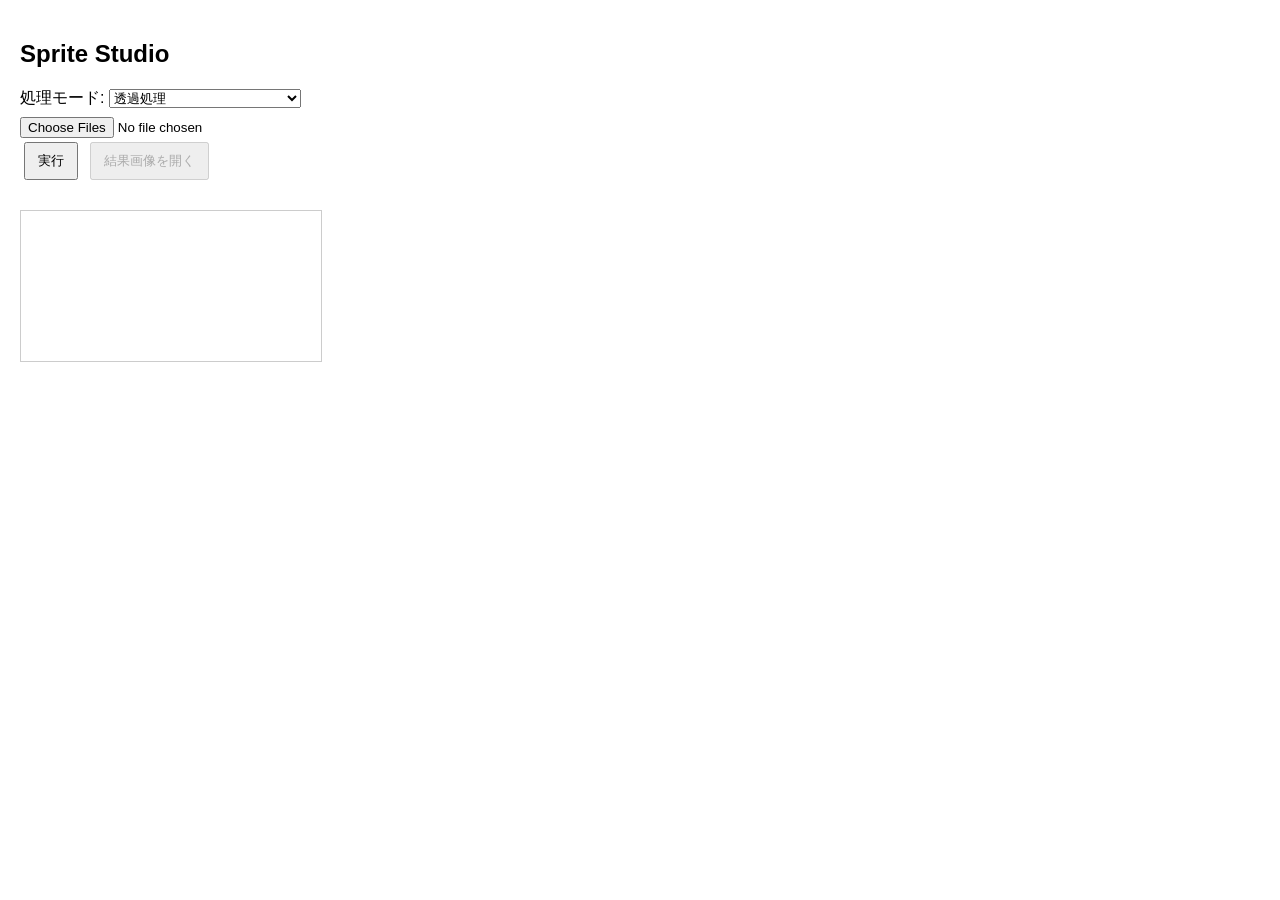
<file: SpriteStudio.html>
<!DOCTYPE html>
<html lang="ja">
<head>
<meta charset="UTF-8">
<meta name="viewport" content="width=device-width,initial-scale=1">
<title>Sprite Studio</title>
<style>
body{font-family:sans-serif;padding:12px}
canvas{max-width:100%;border:1px solid #ccc;margin-top:10px}
label{display:block;margin:8px 0}
button{margin:4px;padding:8px 12px}
</style>
</head>
<body>
<h2>Sprite Studio</h2>

<label>
処理モード:
<select id="mode">
<option value="transparent">透過処理</option>
<option value="sheet">スプライトシート生成</option>
<option value="both">透過→スプライトシート生成</option>
</select>
</label>

<input type="file" id="files" multiple accept="image/*">
<br>
<button id="run">実行</button>
<button id="openBtn" disabled>結果画像を開く</button>

<p id="msg"></p>
<canvas id="canvas"></canvas>

<script>
const canvas=document.getElementById('canvas');
const ctx=canvas.getContext('2d');
let resultUrl=null;

function loadImage(file){
 return new Promise(res=>{
   const img=new Image();
   img.onload=()=>res(img);
   img.src=URL.createObjectURL(file);
 });
}

async function makeTransparent(img){
 const c=document.createElement('canvas');
 c.width=img.width;
 c.height=img.height;
 const x=c.getContext('2d');
 x.drawImage(img,0,0);

 const d=x.getImageData(0,0,c.width,c.height);

 const r=d.data[0];
 const g=d.data[1];
 const b=d.data[2];

 for(let i=0;i<d.data.length;i+=4){
   if(d.data[i]===r && d.data[i+1]===g && d.data[i+2]===b){
      d.data[i+3]=0;
   }
 }

 x.putImageData(d,0,0);

 return await new Promise(resolve=>{
   const out=new Image();
   c.toBlob(blob=>{
      out.onload=()=>resolve(out);
      out.src=URL.createObjectURL(blob);
   },"image/png");
 });
}

document.getElementById('run').onclick=async()=>{
 const files=[...document.getElementById('files').files];
 if(!files.length)return;

 const mode=document.getElementById('mode').value;

 let imgs=await Promise.all(files.map(loadImage));

 if(mode==="transparent" || mode==="both"){
   imgs=await Promise.all(imgs.map(makeTransparent));
 }

 if(mode==="transparent"){
   canvas.width=imgs[0].width;
   canvas.height=imgs[0].height;
   ctx.clearRect(0,0,canvas.width,canvas.height);
   ctx.drawImage(imgs[0],0,0);
 }
 else{
   const w=imgs[0].width;
   const h=imgs[0].height;

   canvas.width=w*imgs.length;
   canvas.height=h;

   ctx.clearRect(0,0,canvas.width,canvas.height);

   imgs.forEach((img,i)=>{
      ctx.drawImage(img,i*w,0);
   });
 }

 canvas.toBlob(blob=>{
   resultUrl=URL.createObjectURL(blob);
   document.getElementById('openBtn').disabled=false;
   document.getElementById('msg').textContent="結果生成完了";
 },"image/png");
};

document.getElementById('openBtn').onclick=()=>{
 if(resultUrl) window.open(resultUrl,"_blank");
};
</script>
</body>
</html>
</file>
